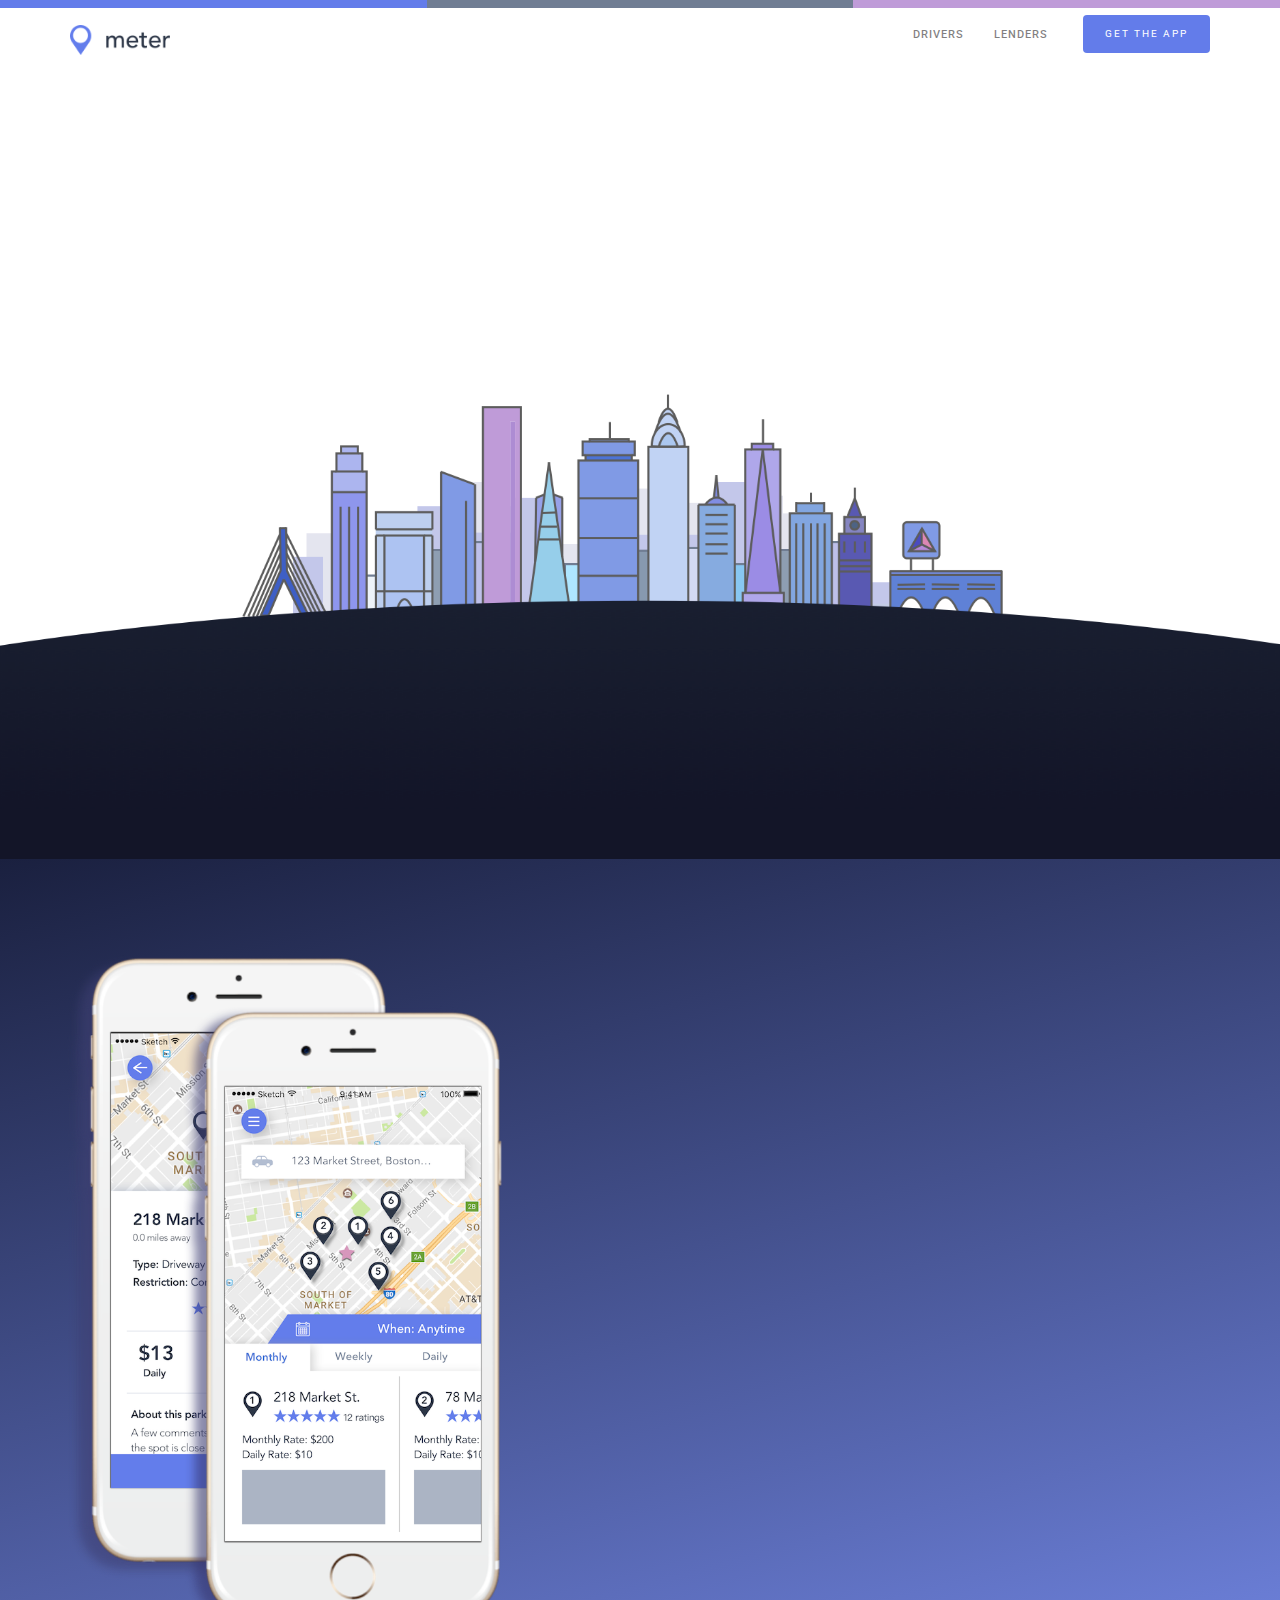
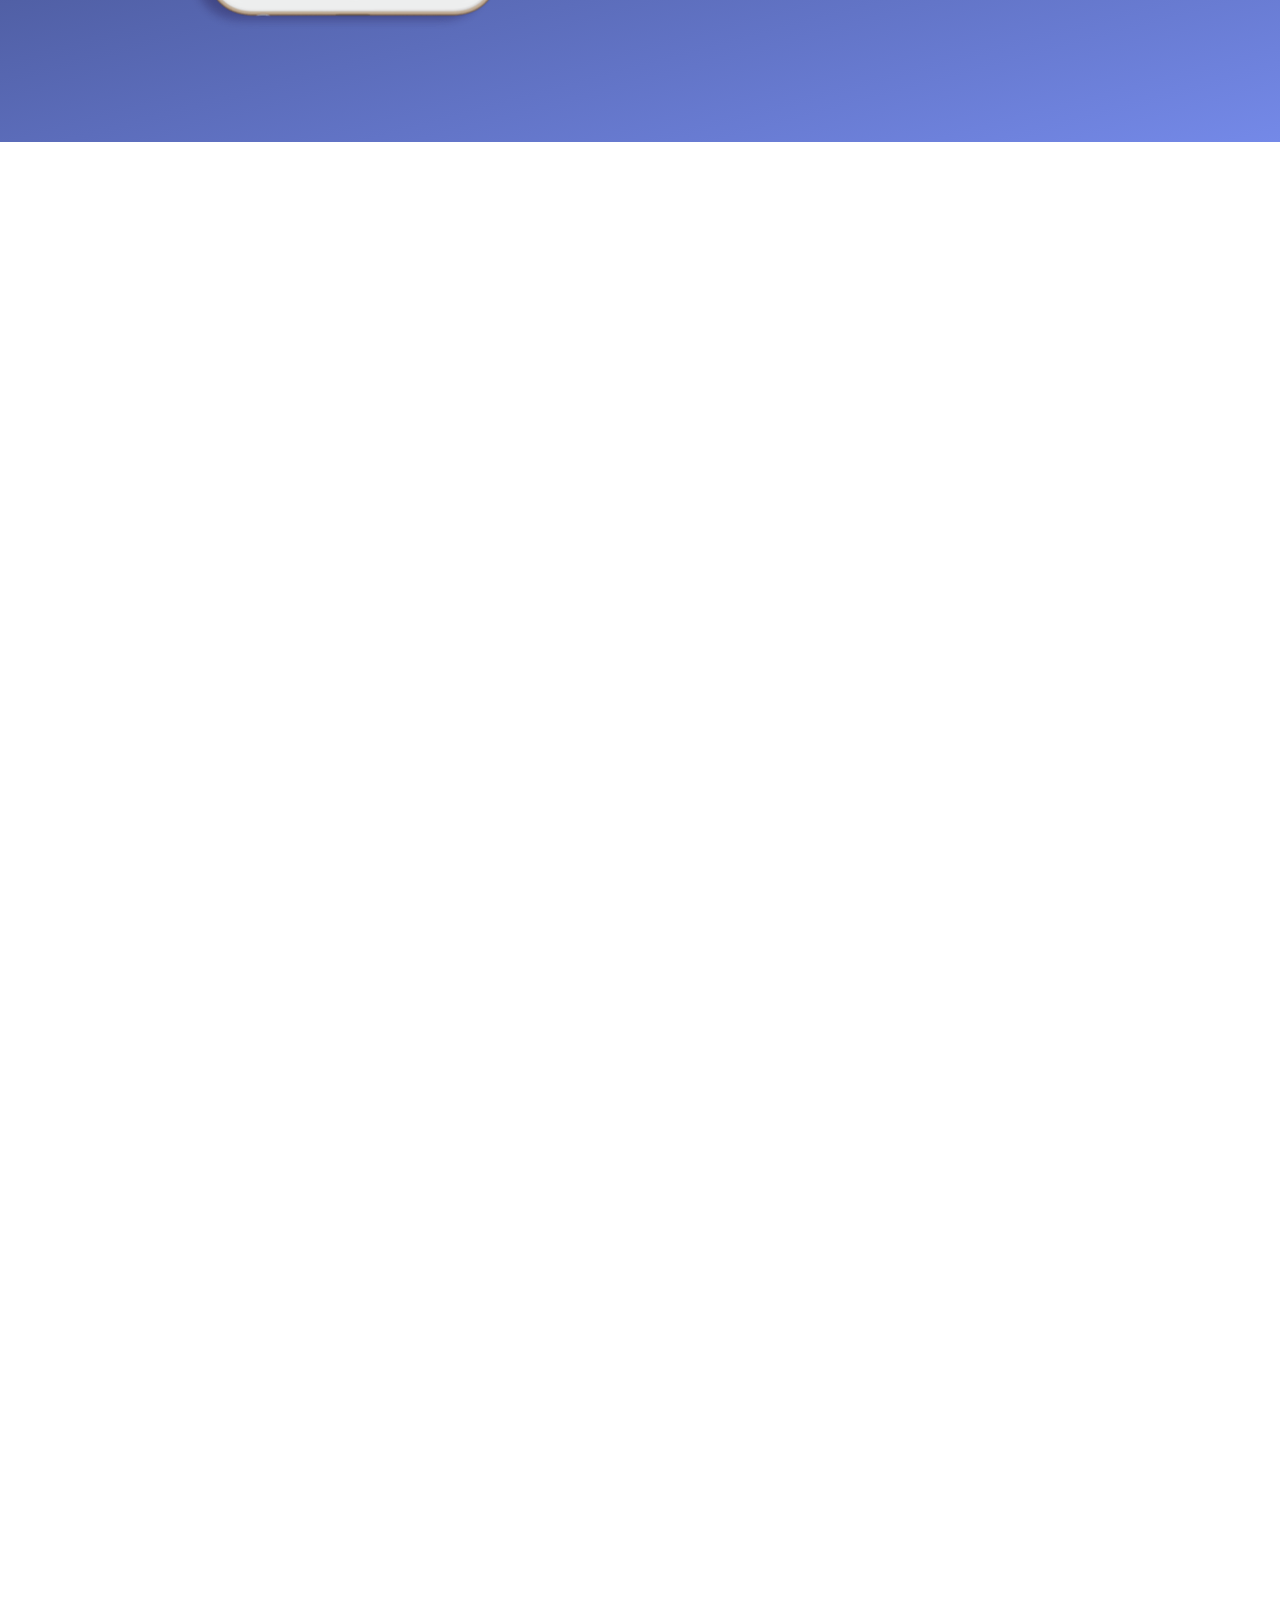
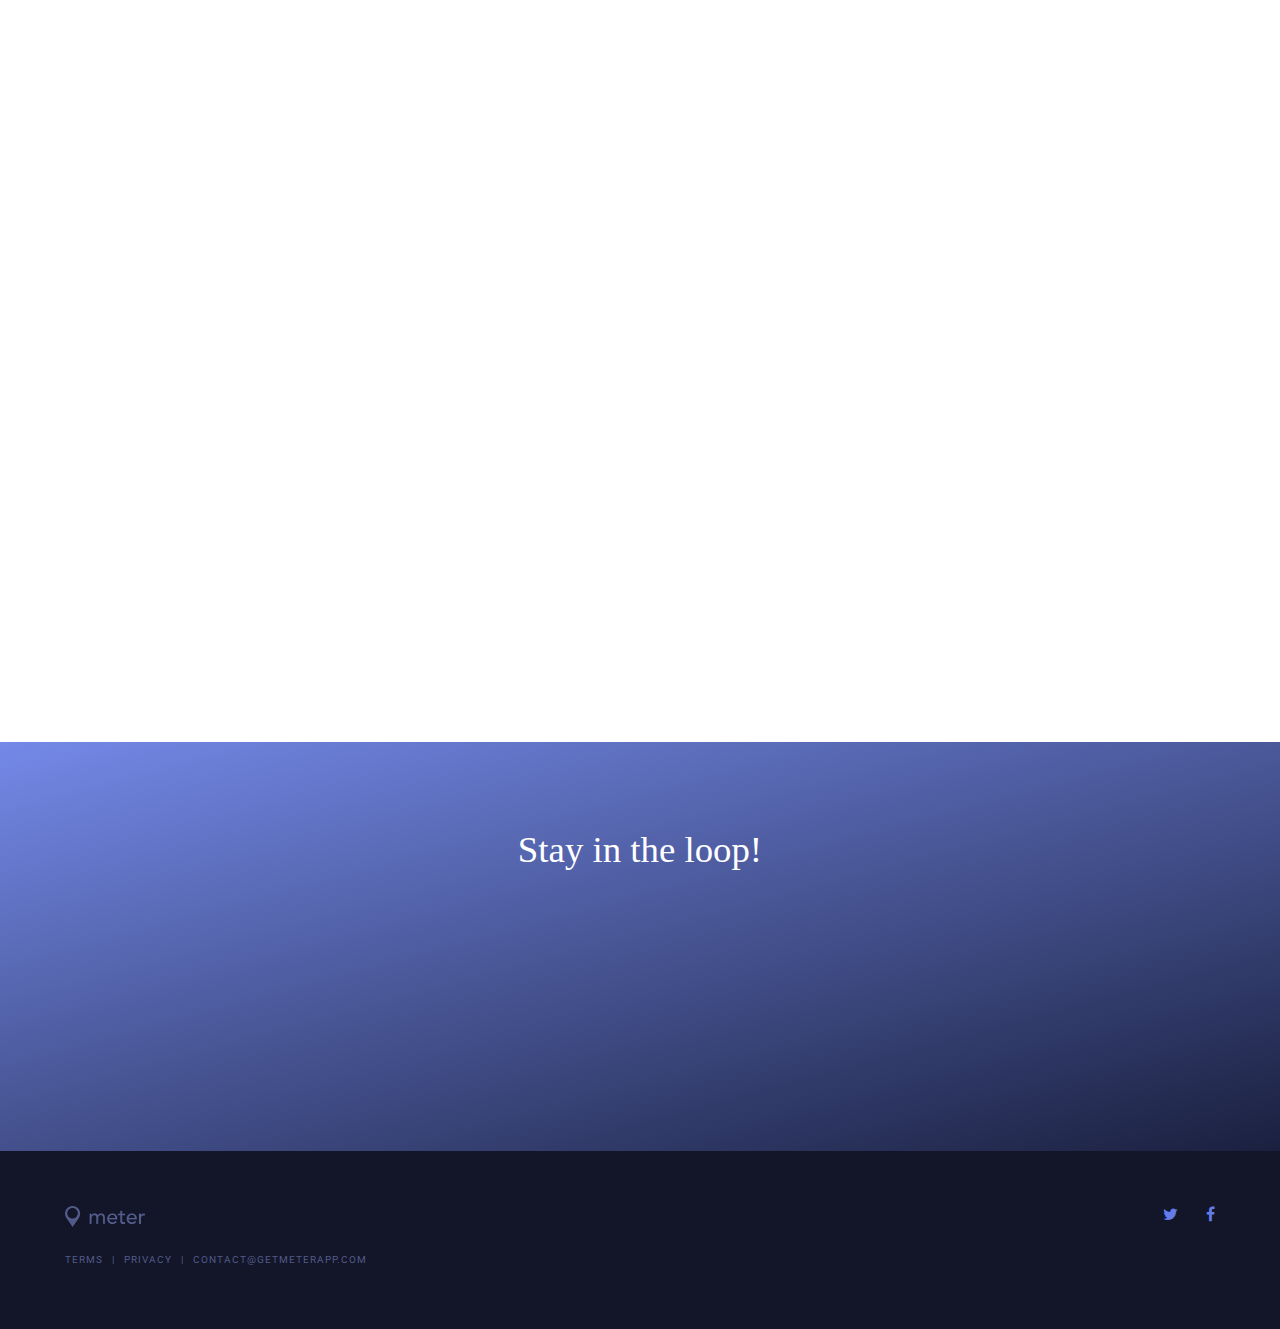
<file: docs/index.html>
<!DOCTYPE html>
<html class="no-js">
	<head>
	<meta charset="utf-8">
	<meta http-equiv="X-UA-Compatible" content="IE=edge">
	<title>Meter &mdash; Park Anywhere</title>
	<meta name="viewport" content="width=device-width, initial-scale=1">
	<meta name="description" content="Meter allows owners of private parking spaces to rent their spots out to drivers seeking cheaper and reliable parking" />
	<meta name="keywords" content="meter, parking, cheap, driveway, park, garage, spot, space, boston, fenway, allston, brighton, university, rent, rental, month, week, find" />
	<meta name="author" content="Meter" />

  <!-- Facebook and Twitter integration -->
	<meta property="og:title" content=""/>
	<meta property="og:image" content=""/>
	<meta property="og:url" content=""/>
	<meta property="og:site_name" content=""/>
	<meta property="og:description" content=""/>
	<meta name="twitter:title" content="" />
	<meta name="twitter:image" content="" />
	<meta name="twitter:url" content="" />
	<meta name="twitter:card" content="" />

	<!-- Place favicon.ico and apple-touch-icon.png in the root directory -->
	<link rel="shortcut icon" href="./images/favicon.png?">

	<link href='https://fonts.googleapis.com/css?family=Source+Sans+Pro:400,300,600,400italic,700' rel='stylesheet' type='text/css'>
	<link rel="stylesheet" href="http://fonts.googleapis.com/css?family=Roboto:400,100,300,500,200,600,50,150,250">
	<link rel="stylesheet" href="https://cdnjs.cloudflare.com/ajax/libs/font-awesome/4.7.0/css/font-awesome.min.css">
	<script src="https://ajax.googleapis.com/ajax/libs/jquery/1.11.0/jquery.min.js"></script>
	<script src="./js/parallax.js"></script>
	<!-- Animate.css -->
	<link rel="stylesheet" href="css/animate.css">
	<!-- Icomoon Icon Fonts-->
	<link rel="stylesheet" href="css/icomoon.css">
	<!-- Simple Line Icons -->
	<link rel="stylesheet" href="css/simple-line-icons.css">
	<!-- Owl Carousel -->
	<link rel="stylesheet" href="css/owl.carousel.min.css">
	<link rel="stylesheet" href="css/owl.theme.default.min.css">
	<!-- Bootstrap  -->
	<link rel="stylesheet" href="css/bootstrap.css">
	<!--CSS-->
	<link rel="stylesheet" href="css/style.css">
	<!-- Modernizr JS -->
	<script src="js/modernizr-2.6.2.min.js"></script>
	</head>

	<body>

<div class="topcolor">
	<div class="col-xs-4" style="background-color:#637CEA;height:8px;"></div>
	<div class="col-xs-4" style="background-color:#707D93;height:8px;"></div>
	<div class="col-xs-4" style="background-color:#BF9BD8;height:8px;"></div>
</div>

	<header role="banner" id="fh5co-header">
					<div class="container">
			    <nav class="navbar navbar-default">
		        <div class="navbar-header">
					<a href="#" class="js-fh5co-nav-toggle fh5co-nav-toggle" data-toggle="collapse" data-target="#navbar" aria-expanded="false" aria-controls="navbar"><i></i></a>
		          	<a class="navbar-brand" href="index.html">
									<img src="./images/meterlogo.png" style="width:100px;display:inline-block;" />
								</a>
		        </div>
		        <div id="navbar" class="navbar-collapse collapse">
		          <ul class="nav navbar-nav navbar-right">
								<li class="active"><a href="" data-nav-section="drivers"><span>Drivers</span></a></li>
								<li class="active" style="margin-right:20px;"><a href="" data-nav-section="lenders"><span>Lenders</span></a></li>
								<li class="active"><button class="btn btn-primary" style="padding:5 0 5 0;margin-top:15px;float:right;display:inline-block;font-size:10px;">Get the app</button></li>
		          </ul>
		        </div>
			    </nav>
		  </div>
	</header>

	<div id="fh5co-about-us" data-section="home" style="padding-bottom:0;">
		<div class="container-fluid">
			<div class="row row-bottom-padded-md" id="about-us">
				<div class="col-md-12 section-heading text-center" style="margin-bottom:0;padding-bottom:0;padding-top:30px;">
					<h1 id="firsttwo" class="to-animate" style="font-family:'Avenir';font-weight:400;">Your Spot, <strong style="font-weight:600">Anywhere</strong></h1>
					<div class="row">
						<div class="col-md-8 col-md-offset-2 to-animate" id="firstpage" style="padding-left:50px;padding-right:50px;">
							<h3>Far far away, behind the word mountains, far from the countries Vokalia and Consonantia, there live the blind texts.</h3>
						</div>
					</div>
				</div>
			</div>
		</div>
		<img src="./images/skyline.png" style="vertical-align:bottom;display: table-cell;margin-left:0;width:100%" />
	</div>

	<div class="darkcustom"></div>

	<div id="strongblue" data-section="drivers" style="padding-bottom:0">
		<div class="container-fluid">
			<div class="row row-bottom-padded-lg" id="about-us">
				<div class="col-sm-12 section-heading text-center" style="margin-bottom:0;padding-bottom:0;">
					<div class="col-sm-5 col-xs-12" style="justify-content:center;display:flex;">
						<br />
						<img src="./images/iphonemain.png" class="mainmockup" />
					</div>
					<div class="col-sm-1 col-xs-12">
					</div>
					<div id="blueintro" class="col-sm-5 col-xs-12 to-animate">
						<h1 class="to-animate bottomline" style="color:#FFF;font-family:'Avenir';font-weight:400;">Save Money, <strong style="font-weight:600">Live Happier</strong></h1>
						<h3 style="color:#FFF;font-weight:200;">Basic overview of what Meter is. Far far away, behind the word mountains, far from the countries Vokalia and Consonantia, there live the blind texts.</h3>
					</div>
					<div class="col-md-1 col-xs-12">
					</div>
				</div>
			</div>
		</div>
	</div>

	<div id="fh5co-features" data-section="drivers">
		<div class="container">
			<div class="row">
				<div class="col-md-12 section-heading text-center">
					<h1 class="single-animate animate-features-1 bottomline" style="font-family:'Avenir';font-weight:400;">Booking Is <strong style="font-weight:600">Simple</strong></h1>
					<div class="row">
						<div class="col-md-8 col-md-offset-2 single-animate animate-features-2">
						</div>
					</div>
				</div>
			</div>
			<div class="row row-bottom-padded-sm">
				<div class="col-md-4 col-sm-6 col-xs-6 col-xxs-12 fh5co-service to-animate">
					<div class="fh5co-icon"><i class="icon-present"></i></div>
					<div class="fh5co-desc">
						<h3>100% Free</h3>
						<p>Far far away, behind the word mountains, far from the countries Vokalia and Consonantia, there live the blind texts. </p>
					</div>
				</div>
				<div class="col-md-4 col-sm-6 col-xs-6 col-xxs-12 fh5co-service to-animate">
					<div class="fh5co-icon"><i class="icon-eye"></i></div>
					<div class="fh5co-desc">
						<h3>Retina Ready</h3>
						<p>Far far away, behind the word mountains, far from the countries Vokalia and Consonantia, there live the blind texts. </p>
					</div>
				</div>
				<div class="clearfix visible-sm-block visible-xs-block"></div>
				<div class="col-md-4 col-sm-6 col-xs-6 col-xxs-12 fh5co-service to-animate">
					<div class="fh5co-icon"><i class="icon-crop"></i></div>
					<div class="fh5co-desc">
						<h3>Fully Responsive</h3>
						<p>Far far away, behind the word mountains, far from the countries Vokalia and Consonantia, there live the blind texts. </p>
					</div>
				</div>
				<div class="clearfix visible-sm-block visible-xs-block"></div>
			</div>
			<div class="row">
				<div class="col-md-4 col-md-offset-4 single-animate animate-features-3">
					<a href="#" class="btn btn-primary btn-block">Download Our App</a>
				</div>
			</div>
		</div>
	</div>

<div class="parallax-window" data-parallax="scroll" data-image-src="./images/largedriveway.jpg" data-section="lenders">
	<div class="col-xs-12" style="float:right;text-align:center;padding:40px;">
		<br /><br /><br /><br />
		<h1 id="indriveway" class="single-animate animate-features-1">
			<div id="passive">
				Passive Income
			</div>
			Right in your driveway
		</h1>
</div>
</div>

	<div id="fh5co-pricing" data-section="lenders">
		<div class="container">
			<div class="row">
				<div class="col-md-12 section-heading text-center">
					<h1 class="single-animate animate-pricing-1 bottomline" style="font-family:'Avenir';font-weight:400;">Make over <strong style="font-weight:600">$250 a month</strong></h1>
					<div class="row">
						<div class="col-md-8 col-md-offset-2 subtext single-animate animate-pricing-2">
							<h3>Far far away, behind the word mountains, far from the countries Vokalia and Consonantia, there live the blind texts.</h3>
						</div>
					</div>
				</div>
			</div>
			<div class="row">
				<div class="col-md-3 col-sm-6">
					<div class="price-box to-animate">
						<h2 class="pricing-plan">Starter</h2>
						<div class="price"><sup class="currency">$</sup>7<small>/mo</small></div>
						<p>Basic customer support for small business</p>
						<hr>
						<ul class="pricing-info">
							<li>10 projects</li>
							<li>20 Pages</li>
							<li>20 Emails</li>
							<li>100 Images</li>
						</ul>
						<a href="#" class="btn btn-default btn-sm">Get started</a>
					</div>
				</div>
				<div class="col-md-3 col-sm-6">
					<div class="price-box to-animate">
						<h2 class="pricing-plan">Regular</h2>
						<div class="price"><sup class="currency">$</sup>19<small>/mo</small></div>
						<p>Basic customer support for small business</p>
						<hr>
						<ul class="pricing-info">
							<li>15 projects</li>
							<li>40 Pages</li>
							<li>40 Emails</li>
							<li>200 Images</li>
						</ul>
						<a href="#" class="btn btn-default btn-sm">Get started</a>
					</div>
				</div>
				<div class="clearfix visible-sm-block"></div>
				<div class="col-md-3 col-sm-6 to-animate">
					<div class="price-box popular">
						<div class="popular-text">Best value</div>
						<h2 class="pricing-plan">Plus</h2>
						<div class="price"><sup class="currency">$</sup>79<small>/mo</small></div>
						<p>Basic customer support for small business</p>
						<hr>
						<ul class="pricing-info">
							<li>Unlimitted projects</li>
							<li>100 Pages</li>
							<li>100 Emails</li>
							<li>700 Images</li>
						</ul>
						<a href="#" class="btn btn-primary btn-sm">Get started</a>
					</div>
				</div>
				<div class="col-md-3 col-sm-6">
					<div class="price-box to-animate">
						<h2 class="pricing-plan">Enterprise</h2>
						<div class="price"><sup class="currency">$</sup>125<small>/mo</small></div>
						<p>Basic customer support for small business</p>
						<hr>
						<ul class="pricing-info">
							<li>Unlimitted projects</li>
							<li>Unlimitted Pages</li>
							<li>Unlimitted Emails</li>
							<li>Unlimitted Images</li>
						</ul>
						<a href="#" class="btn btn-default btn-sm">Get started</a>
					</div>
				</div>

			</div>
		</div>
	</div>

	<div id="fh5co-testimonials" class="emailblue" data-section="lenders" style="padding:4em 0">
		<div class="container">
			<div class="row">
				<div class="col-md-12 section-heading text-center" style="margin-bottom:0px;">
					<h1 style="font-family:'Avenir';font-weight:500;color:#FFF;">
						Stay in the loop!
					</h1>
					<div class="row">
						<div class="col-md-8 col-md-offset-2 subtext to-animate">
							<h3 style="font-weight:200;">Sign up to receive emails for the latest updates, features, and news.</h3>
							<br />
							<input type="text" placeholder="email@domain.com" style="outline:none;padding:8px 20px;display:inline-block;background-color:#2e3866;border:none;box-shadow: 0 0 9px 0 rgba(0, 0, 0, 0.1);width:50%;">
							<button class="btn btn-primary" style="border-radius:0;">Join</button>
						</div>
					</div>
				</div>
			</div>
			</div>
		</div>

	<footer id="footer">
		<div class="container-fluid">
			<div style="float:right;">
			<span class="fa fa-twitter" style="color:#637CEA;"></span>&nbsp;&nbsp;&nbsp;&nbsp;&nbsp;&nbsp;
			<span class="fa fa-facebook" style="color:#637CEA;"></span><br />
			</div>
			<img src="./images/footerlogo.png" style="width:80px;display:inline-block" />
			<h3 style="color:#525B88;font-size:0.6em;text-transform:uppercase;letter-spacing: 1px;line-height:2;">
				Terms &nbsp; | &nbsp; Privacy &nbsp; | &nbsp; contact@getmeterapp.com
			</h3>
		</div>
	</footer>


	<!-- jQuery -->
	<script src="js/jquery.min.js"></script>
	<!-- jQuery Easing -->
	<script src="js/jquery.easing.1.3.js"></script>
	<!-- Bootstrap -->
	<script src="js/bootstrap.min.js"></script>
	<!-- Waypoints -->
	<script src="js/jquery.waypoints.min.js"></script>
	<!-- Owl Carousel -->
	<script src="js/owl.carousel.min.js"></script>

	<!-- Main JS (Do not remove) -->
	<script src="js/main.js"></script>

	</body>
</html>
</file>
<file: docs/css/icomoon.css>
@font-face {
	font-family: 'icomoon';
	src:url('../fonts/icomoon/icomoon.eot?qtatmt');
	src:url('../fonts/icomoon/icomoon.eot?qtatmt#iefix') format('embedded-opentype'),
		url('../fonts/icomoon/icomoon.ttf?qtatmt') format('truetype'),
		url('../fonts/icomoon/icomoon.woff?qtatmt') format('woff'),
		url('../fonts/icomoon/icomoon.svg?qtatmt#icomoon') format('svg');
	font-weight: normal;
	font-style: normal;
}

[class^="icon-"], [class*=" icon-"] {
	font-family: 'icomoon';
	speak: none;
	font-style: normal;
	font-weight: normal;
	font-variant: normal;
	text-transform: none;
	line-height: 1;

	/* Better Font Rendering =========== */
	-webkit-font-smoothing: antialiased;
	-moz-osx-font-smoothing: grayscale;
}

.icon-glass:before {
	content: "\f000";
}
.icon-music:before {
	content: "\f001";
}
.icon-search2:before {
	content: "\f002";
}
.icon-envelope-o:before {
	content: "\f003";
}
.icon-heart:before {
	content: "\f004";
}
.icon-star:before {
	content: "\f005";
}
.icon-star-o:before {
	content: "\f006";
}
.icon-user:before {
	content: "\f007";
}
.icon-film:before {
	content: "\f008";
}
.icon-th-large:before {
	content: "\f009";
}
.icon-th:before {
	content: "\f00a";
}
.icon-th-list:before {
	content: "\f00b";
}
.icon-check:before {
	content: "\f00c";
}
.icon-close:before {
	content: "\f00d";
}
.icon-remove:before {
	content: "\f00d";
}
.icon-times:before {
	content: "\f00d";
}
.icon-search-plus:before {
	content: "\f00e";
}
.icon-search-minus:before {
	content: "\f010";
}
.icon-power-off:before {
	content: "\f011";
}
.icon-signal:before {
	content: "\f012";
}
.icon-cog:before {
	content: "\f013";
}
.icon-gear:before {
	content: "\f013";
}
.icon-trash-o:before {
	content: "\f014";
}
.icon-home:before {
	content: "\f015";
}
.icon-file-o:before {
	content: "\f016";
}
.icon-clock-o:before {
	content: "\f017";
}
.icon-road:before {
	content: "\f018";
}
.icon-download:before {
	content: "\f019";
}
.icon-arrow-circle-o-down:before {
	content: "\f01a";
}
.icon-arrow-circle-o-up:before {
	content: "\f01b";
}
.icon-inbox:before {
	content: "\f01c";
}
.icon-play-circle-o:before {
	content: "\f01d";
}
.icon-repeat2:before {
	content: "\f01e";
}
.icon-rotate-right:before {
	content: "\f01e";
}
.icon-refresh:before {
	content: "\f021";
}
.icon-list-alt:before {
	content: "\f022";
}
.icon-lock:before {
	content: "\f023";
}
.icon-flag:before {
	content: "\f024";
}
.icon-headphones:before {
	content: "\f025";
}
.icon-volume-off:before {
	content: "\f026";
}
.icon-volume-down:before {
	content: "\f027";
}
.icon-volume-up:before {
	content: "\f028";
}
.icon-qrcode:before {
	content: "\f029";
}
.icon-barcode:before {
	content: "\f02a";
}
.icon-tag:before {
	content: "\f02b";
}
.icon-tags:before {
	content: "\f02c";
}
.icon-book:before {
	content: "\f02d";
}
.icon-bookmark:before {
	content: "\f02e";
}
.icon-print:before {
	content: "\f02f";
}
.icon-camera:before {
	content: "\f030";
}
.icon-font:before {
	content: "\f031";
}
.icon-bold:before {
	content: "\f032";
}
.icon-italic:before {
	content: "\f033";
}
.icon-text-height:before {
	content: "\f034";
}
.icon-text-width:before {
	content: "\f035";
}
.icon-align-left:before {
	content: "\f036";
}
.icon-align-center2:before {
	content: "\f037";
}
.icon-align-right:before {
	content: "\f038";
}
.icon-align-justify2:before {
	content: "\f039";
}
.icon-list:before {
	content: "\f03a";
}
.icon-dedent:before {
	content: "\f03b";
}
.icon-outdent:before {
	content: "\f03b";
}
.icon-indent:before {
	content: "\f03c";
}
.icon-video-camera:before {
	content: "\f03d";
}
.icon-image:before {
	content: "\f03e";
}
.icon-photo:before {
	content: "\f03e";
}
.icon-picture-o:before {
	content: "\f03e";
}
.icon-pencil:before {
	content: "\f040";
}
.icon-map-marker:before {
	content: "\f041";
}
.icon-adjust:before {
	content: "\f042";
}
.icon-tint:before {
	content: "\f043";
}
.icon-edit:before {
	content: "\f044";
}
.icon-pencil-square-o:before {
	content: "\f044";
}
.icon-share-square-o:before {
	content: "\f045";
}
.icon-check-square-o:before {
	content: "\f046";
}
.icon-arrows:before {
	content: "\f047";
}
.icon-step-backward:before {
	content: "\f048";
}
.icon-fast-backward:before {
	content: "\f049";
}
.icon-backward:before {
	content: "\f04a";
}
.icon-play2:before {
	content: "\f04b";
}
.icon-pause2:before {
	content: "\f04c";
}
.icon-stop2:before {
	content: "\f04d";
}
.icon-forward:before {
	content: "\f04e";
}
.icon-fast-forward2:before {
	content: "\f050";
}
.icon-step-forward:before {
	content: "\f051";
}
.icon-eject:before {
	content: "\f052";
}
.icon-chevron-left:before {
	content: "\f053";
}
.icon-chevron-right:before {
	content: "\f054";
}
.icon-plus-circle:before {
	content: "\f055";
}
.icon-minus-circle:before {
	content: "\f056";
}
.icon-times-circle:before {
	content: "\f057";
}
.icon-check-circle:before {
	content: "\f058";
}
.icon-question-circle:before {
	content: "\f059";
}
.icon-info-circle:before {
	content: "\f05a";
}
.icon-crosshairs:before {
	content: "\f05b";
}
.icon-times-circle-o:before {
	content: "\f05c";
}
.icon-check-circle-o:before {
	content: "\f05d";
}
.icon-ban2:before {
	content: "\f05e";
}
.icon-arrow-left:before {
	content: "\f060";
}
.icon-arrow-right:before {
	content: "\f061";
}
.icon-arrow-up:before {
	content: "\f062";
}
.icon-arrow-down:before {
	content: "\f063";
}
.icon-mail-forward:before {
	content: "\f064";
}
.icon-share:before {
	content: "\f064";
}
.icon-expand2:before {
	content: "\f065";
}
.icon-compress:before {
	content: "\f066";
}
.icon-plus:before {
	content: "\f067";
}
.icon-minus:before {
	content: "\f068";
}
.icon-asterisk:before {
	content: "\f069";
}
.icon-exclamation-circle:before {
	content: "\f06a";
}
.icon-gift:before {
	content: "\f06b";
}
.icon-leaf:before {
	content: "\f06c";
}
.icon-fire:before {
	content: "\f06d";
}
.icon-eye:before {
	content: "\f06e";
}
.icon-eye-slash:before {
	content: "\f070";
}
.icon-exclamation-triangle:before {
	content: "\f071";
}
.icon-warning:before {
	content: "\f071";
}
.icon-plane:before {
	content: "\f072";
}
.icon-calendar:before {
	content: "\f073";
}
.icon-random:before {
	content: "\f074";
}
.icon-comment:before {
	content: "\f075";
}
.icon-magnet:before {
	content: "\f076";
}
.icon-chevron-up:before {
	content: "\f077";
}
.icon-chevron-down:before {
	content: "\f078";
}
.icon-retweet:before {
	content: "\f079";
}
.icon-shopping-cart:before {
	content: "\f07a";
}
.icon-folder:before {
	content: "\f07b";
}
.icon-folder-open:before {
	content: "\f07c";
}
.icon-arrows-v:before {
	content: "\f07d";
}
.icon-arrows-h:before {
	content: "\f07e";
}
.icon-bar-chart:before {
	content: "\f080";
}
.icon-bar-chart-o:before {
	content: "\f080";
}
.icon-twitter-square:before {
	content: "\f081";
}
.icon-facebook-square:before {
	content: "\f082";
}
.icon-camera-retro:before {
	content: "\f083";
}
.icon-key:before {
	content: "\f084";
}
.icon-cogs:before {
	content: "\f085";
}
.icon-gears:before {
	content: "\f085";
}
.icon-comments:before {
	content: "\f086";
}
.icon-thumbs-o-up:before {
	content: "\f087";
}
.icon-thumbs-o-down:before {
	content: "\f088";
}
.icon-star-half:before {
	content: "\f089";
}
.icon-heart-o:before {
	content: "\f08a";
}
.icon-sign-out:before {
	content: "\f08b";
}
.icon-linkedin-square:before {
	content: "\f08c";
}
.icon-thumb-tack:before {
	content: "\f08d";
}
.icon-external-link:before {
	content: "\f08e";
}
.icon-sign-in:before {
	content: "\f090";
}
.icon-trophy:before {
	content: "\f091";
}
.icon-github-square:before {
	content: "\f092";
}
.icon-upload:before {
	content: "\f093";
}
.icon-lemon-o:before {
	content: "\f094";
}
.icon-phone:before {
	content: "\f095";
}
.icon-square-o:before {
	content: "\f096";
}
.icon-bookmark-o:before {
	content: "\f097";
}
.icon-phone-square:before {
	content: "\f098";
}
.icon-twitter:before {
	content: "\f099";
}
.icon-facebook:before {
	content: "\f09a";
}
.icon-facebook-f:before {
	content: "\f09a";
}
.icon-github:before {
	content: "\f09b";
}
.icon-unlock2:before {
	content: "\f09c";
}
.icon-credit-card:before {
	content: "\f09d";
}
.icon-feed:before {
	content: "\f09e";
}
.icon-rss:before {
	content: "\f09e";
}
.icon-hdd-o:before {
	content: "\f0a0";
}
.icon-bullhorn:before {
	content: "\f0a1";
}
.icon-bell-o:before {
	content: "\f0a2";
}
.icon-certificate:before {
	content: "\f0a3";
}
.icon-hand-o-right:before {
	content: "\f0a4";
}
.icon-hand-o-left:before {
	content: "\f0a5";
}
.icon-hand-o-up:before {
	content: "\f0a6";
}
.icon-hand-o-down:before {
	content: "\f0a7";
}
.icon-arrow-circle-left:before {
	content: "\f0a8";
}
.icon-arrow-circle-right:before {
	content: "\f0a9";
}
.icon-arrow-circle-up:before {
	content: "\f0aa";
}
.icon-arrow-circle-down:before {
	content: "\f0ab";
}
.icon-globe:before {
	content: "\f0ac";
}
.icon-wrench:before {
	content: "\f0ad";
}
.icon-tasks:before {
	content: "\f0ae";
}
.icon-filter:before {
	content: "\f0b0";
}
.icon-briefcase:before {
	content: "\f0b1";
}
.icon-arrows-alt:before {
	content: "\f0b2";
}
.icon-group:before {
	content: "\f0c0";
}
.icon-users:before {
	content: "\f0c0";
}
.icon-chain:before {
	content: "\f0c1";
}
.icon-link:before {
	content: "\f0c1";
}
.icon-cloud:before {
	content: "\f0c2";
}
.icon-flask:before {
	content: "\f0c3";
}
.icon-cut:before {
	content: "\f0c4";
}
.icon-scissors:before {
	content: "\f0c4";
}
.icon-copy:before {
	content: "\f0c5";
}
.icon-files-o:before {
	content: "\f0c5";
}
.icon-paperclip:before {
	content: "\f0c6";
}
.icon-floppy-o:before {
	content: "\f0c7";
}
.icon-save:before {
	content: "\f0c7";
}
.icon-square:before {
	content: "\f0c8";
}
.icon-bars:before {
	content: "\f0c9";
}
.icon-navicon:before {
	content: "\f0c9";
}
.icon-reorder:before {
	content: "\f0c9";
}
.icon-list-ul:before {
	content: "\f0ca";
}
.icon-list-ol:before {
	content: "\f0cb";
}
.icon-strikethrough:before {
	content: "\f0cc";
}
.icon-underline:before {
	content: "\f0cd";
}
.icon-table:before {
	content: "\f0ce";
}
.icon-magic:before {
	content: "\f0d0";
}
.icon-truck:before {
	content: "\f0d1";
}
.icon-pinterest:before {
	content: "\f0d2";
}
.icon-pinterest-square:before {
	content: "\f0d3";
}
.icon-google-plus-square:before {
	content: "\f0d4";
}
.icon-google-plus:before {
	content: "\f0d5";
}
.icon-money:before {
	content: "\f0d6";
}
.icon-caret-down:before {
	content: "\f0d7";
}
.icon-caret-up:before {
	content: "\f0d8";
}
.icon-caret-left:before {
	content: "\f0d9";
}
.icon-caret-right:before {
	content: "\f0da";
}
.icon-columns2:before {
	content: "\f0db";
}
.icon-sort:before {
	content: "\f0dc";
}
.icon-unsorted:before {
	content: "\f0dc";
}
.icon-sort-desc:before {
	content: "\f0dd";
}
.icon-sort-down:before {
	content: "\f0dd";
}
.icon-sort-asc:before {
	content: "\f0de";
}
.icon-sort-up:before {
	content: "\f0de";
}
.icon-envelope:before {
	content: "\f0e0";
}
.icon-linkedin:before {
	content: "\f0e1";
}
.icon-rotate-left:before {
	content: "\f0e2";
}
.icon-undo:before {
	content: "\f0e2";
}
.icon-gavel:before {
	content: "\f0e3";
}
.icon-legal:before {
	content: "\f0e3";
}
.icon-dashboard:before {
	content: "\f0e4";
}
.icon-tachometer:before {
	content: "\f0e4";
}
.icon-comment-o:before {
	content: "\f0e5";
}
.icon-comments-o:before {
	content: "\f0e6";
}
.icon-bolt:before {
	content: "\f0e7";
}
.icon-flash:before {
	content: "\f0e7";
}
.icon-sitemap:before {
	content: "\f0e8";
}
.icon-umbrella2:before {
	content: "\f0e9";
}
.icon-clipboard:before {
	content: "\f0ea";
}
.icon-paste:before {
	content: "\f0ea";
}
.icon-lightbulb-o:before {
	content: "\f0eb";
}
.icon-exchange:before {
	content: "\f0ec";
}
.icon-cloud-download2:before {
	content: "\f0ed";
}
.icon-cloud-upload2:before {
	content: "\f0ee";
}
.icon-user-md:before {
	content: "\f0f0";
}
.icon-stethoscope:before {
	content: "\f0f1";
}
.icon-suitcase:before {
	content: "\f0f2";
}
.icon-bell:before {
	content: "\f0f3";
}
.icon-coffee:before {
	content: "\f0f4";
}
.icon-cutlery:before {
	content: "\f0f5";
}
.icon-file-text-o:before {
	content: "\f0f6";
}
.icon-building-o:before {
	content: "\f0f7";
}
.icon-hospital-o:before {
	content: "\f0f8";
}
.icon-ambulance:before {
	content: "\f0f9";
}
.icon-medkit:before {
	content: "\f0fa";
}
.icon-fighter-jet:before {
	content: "\f0fb";
}
.icon-beer:before {
	content: "\f0fc";
}
.icon-h-square:before {
	content: "\f0fd";
}
.icon-plus-square:before {
	content: "\f0fe";
}
.icon-angle-double-left:before {
	content: "\f100";
}
.icon-angle-double-right:before {
	content: "\f101";
}
.icon-angle-double-up:before {
	content: "\f102";
}
.icon-angle-double-down:before {
	content: "\f103";
}
.icon-angle-left:before {
	content: "\f104";
}
.icon-angle-right:before {
	content: "\f105";
}
.icon-angle-up:before {
	content: "\f106";
}
.icon-angle-down:before {
	content: "\f107";
}
.icon-desktop:before {
	content: "\f108";
}
.icon-laptop:before {
	content: "\f109";
}
.icon-tablet:before {
	content: "\f10a";
}
.icon-mobile:before {
	content: "\f10b";
}
.icon-mobile-phone:before {
	content: "\f10b";
}
.icon-circle-o:before {
	content: "\f10c";
}
.icon-quote-left:before {
	content: "\f10d";
}
.icon-quote-right:before {
	content: "\f10e";
}
.icon-spinner:before {
	content: "\f110";
}
.icon-circle:before {
	content: "\f111";
}
.icon-mail-reply:before {
	content: "\f112";
}
.icon-reply:before {
	content: "\f112";
}
.icon-github-alt:before {
	content: "\f113";
}
.icon-folder-o:before {
	content: "\f114";
}
.icon-folder-open-o:before {
	content: "\f115";
}
.icon-smile-o:before {
	content: "\f118";
}
.icon-frown-o:before {
	content: "\f119";
}
.icon-meh-o:before {
	content: "\f11a";
}
.icon-gamepad:before {
	content: "\f11b";
}
.icon-keyboard-o:before {
	content: "\f11c";
}
.icon-flag-o:before {
	content: "\f11d";
}
.icon-flag-checkered:before {
	content: "\f11e";
}
.icon-terminal:before {
	content: "\f120";
}
.icon-code:before {
	content: "\f121";
}
.icon-mail-reply-all:before {
	content: "\f122";
}
.icon-reply-all:before {
	content: "\f122";
}
.icon-star-half-empty:before {
	content: "\f123";
}
.icon-star-half-full:before {
	content: "\f123";
}
.icon-star-half-o:before {
	content: "\f123";
}
.icon-location-arrow:before {
	content: "\f124";
}
.icon-crop:before {
	content: "\f125";
}
.icon-code-fork:before {
	content: "\f126";
}
.icon-chain-broken:before {
	content: "\f127";
}
.icon-unlink:before {
	content: "\f127";
}
.icon-question:before {
	content: "\f128";
}
.icon-info:before {
	content: "\f129";
}
.icon-exclamation:before {
	content: "\f12a";
}
.icon-superscript:before {
	content: "\f12b";
}
.icon-subscript:before {
	content: "\f12c";
}
.icon-eraser:before {
	content: "\f12d";
}
.icon-puzzle-piece:before {
	content: "\f12e";
}
.icon-microphone2:before {
	content: "\f130";
}
.icon-microphone-slash:before {
	content: "\f131";
}
.icon-shield:before {
	content: "\f132";
}
.icon-calendar-o:before {
	content: "\f133";
}
.icon-fire-extinguisher:before {
	content: "\f134";
}
.icon-rocket:before {
	content: "\f135";
}
.icon-maxcdn:before {
	content: "\f136";
}
.icon-chevron-circle-left:before {
	content: "\f137";
}
.icon-chevron-circle-right:before {
	content: "\f138";
}
.icon-chevron-circle-up:before {
	content: "\f139";
}
.icon-chevron-circle-down:before {
	content: "\f13a";
}
.icon-html5:before {
	content: "\f13b";
}
.icon-css3:before {
	content: "\f13c";
}
.icon-anchor2:before {
	content: "\f13d";
}
.icon-unlock-alt:before {
	content: "\f13e";
}
.icon-bullseye:before {
	content: "\f140";
}
.icon-ellipsis-h:before {
	content: "\f141";
}
.icon-ellipsis-v:before {
	content: "\f142";
}
.icon-rss-square:before {
	content: "\f143";
}
.icon-play-circle:before {
	content: "\f144";
}
.icon-ticket:before {
	content: "\f145";
}
.icon-minus-square:before {
	content: "\f146";
}
.icon-minus-square-o:before {
	content: "\f147";
}
.icon-level-up:before {
	content: "\f148";
}
.icon-level-down:before {
	content: "\f149";
}
.icon-check-square:before {
	content: "\f14a";
}
.icon-pencil-square:before {
	content: "\f14b";
}
.icon-external-link-square:before {
	content: "\f14c";
}
.icon-share-square:before {
	content: "\f14d";
}
.icon-compass:before {
	content: "\f14e";
}
.icon-caret-square-o-down:before {
	content: "\f150";
}
.icon-toggle-down:before {
	content: "\f150";
}
.icon-caret-square-o-up:before {
	content: "\f151";
}
.icon-toggle-up:before {
	content: "\f151";
}
.icon-caret-square-o-right:before {
	content: "\f152";
}
.icon-toggle-right:before {
	content: "\f152";
}
.icon-eur:before {
	content: "\f153";
}
.icon-euro:before {
	content: "\f153";
}
.icon-gbp:before {
	content: "\f154";
}
.icon-dollar:before {
	content: "\f155";
}
.icon-usd:before {
	content: "\f155";
}
.icon-inr:before {
	content: "\f156";
}
.icon-rupee:before {
	content: "\f156";
}
.icon-cny:before {
	content: "\f157";
}
.icon-jpy:before {
	content: "\f157";
}
.icon-rmb:before {
	content: "\f157";
}
.icon-yen:before {
	content: "\f157";
}
.icon-rouble:before {
	content: "\f158";
}
.icon-rub:before {
	content: "\f158";
}
.icon-ruble:before {
	content: "\f158";
}
.icon-krw:before {
	content: "\f159";
}
.icon-won:before {
	content: "\f159";
}
.icon-bitcoin:before {
	content: "\f15a";
}
.icon-btc:before {
	content: "\f15a";
}
.icon-file2:before {
	content: "\f15b";
}
.icon-file-text:before {
	content: "\f15c";
}
.icon-sort-alpha-asc:before {
	content: "\f15d";
}
.icon-sort-alpha-desc:before {
	content: "\f15e";
}
.icon-sort-amount-asc:before {
	content: "\f160";
}
.icon-sort-amount-desc:before {
	content: "\f161";
}
.icon-sort-numeric-asc:before {
	content: "\f162";
}
.icon-sort-numeric-desc:before {
	content: "\f163";
}
.icon-thumbs-up:before {
	content: "\f164";
}
.icon-thumbs-down:before {
	content: "\f165";
}
.icon-youtube-square:before {
	content: "\f166";
}
.icon-youtube:before {
	content: "\f167";
}
.icon-xing:before {
	content: "\f168";
}
.icon-xing-square:before {
	content: "\f169";
}
.icon-youtube-play:before {
	content: "\f16a";
}
.icon-dropbox:before {
	content: "\f16b";
}
.icon-stack-overflow:before {
	content: "\f16c";
}
.icon-instagram:before {
	content: "\f16d";
}
.icon-flickr:before {
	content: "\f16e";
}
.icon-adn:before {
	content: "\f170";
}
.icon-bitbucket:before {
	content: "\f171";
}
.icon-bitbucket-square:before {
	content: "\f172";
}
.icon-tumblr:before {
	content: "\f173";
}
.icon-tumblr-square:before {
	content: "\f174";
}
.icon-long-arrow-down:before {
	content: "\f175";
}
.icon-long-arrow-up:before {
	content: "\f176";
}
.icon-long-arrow-left:before {
	content: "\f177";
}
.icon-long-arrow-right:before {
	content: "\f178";
}
.icon-apple:before {
	content: "\f179";
}
.icon-windows:before {
	content: "\f17a";
}
.icon-android:before {
	content: "\f17b";
}
.icon-linux:before {
	content: "\f17c";
}
.icon-dribbble:before {
	content: "\f17d";
}
.icon-skype:before {
	content: "\f17e";
}
.icon-foursquare:before {
	content: "\f180";
}
.icon-trello:before {
	content: "\f181";
}
.icon-female:before {
	content: "\f182";
}
.icon-male:before {
	content: "\f183";
}
.icon-gittip:before {
	content: "\f184";
}
.icon-gratipay:before {
	content: "\f184";
}
.icon-sun-o:before {
	content: "\f185";
}
.icon-moon-o:before {
	content: "\f186";
}
.icon-archive:before {
	content: "\f187";
}
.icon-bug:before {
	content: "\f188";
}
.icon-vk:before {
	content: "\f189";
}
.icon-weibo:before {
	content: "\f18a";
}
.icon-renren:before {
	content: "\f18b";
}
.icon-pagelines:before {
	content: "\f18c";
}
.icon-stack-exchange:before {
	content: "\f18d";
}
.icon-arrow-circle-o-right:before {
	content: "\f18e";
}
.icon-arrow-circle-o-left:before {
	content: "\f190";
}
.icon-caret-square-o-left:before {
	content: "\f191";
}
.icon-toggle-left:before {
	content: "\f191";
}
.icon-dot-circle-o:before {
	content: "\f192";
}
.icon-wheelchair:before {
	content: "\f193";
}
.icon-vimeo-square:before {
	content: "\f194";
}
.icon-try:before {
	content: "\f195";
}
.icon-turkish-lira:before {
	content: "\f195";
}
.icon-plus-square-o:before {
	content: "\f196";
}
.icon-space-shuttle:before {
	content: "\f197";
}
.icon-slack:before {
	content: "\f198";
}
.icon-envelope-square:before {
	content: "\f199";
}
.icon-wordpress:before {
	content: "\f19a";
}
.icon-openid:before {
	content: "\f19b";
}
.icon-bank:before {
	content: "\f19c";
}
.icon-institution:before {
	content: "\f19c";
}
.icon-university:before {
	content: "\f19c";
}
.icon-graduation-cap:before {
	content: "\f19d";
}
.icon-mortar-board:before {
	content: "\f19d";
}
.icon-yahoo:before {
	content: "\f19e";
}
.icon-google:before {
	content: "\f1a0";
}
.icon-reddit:before {
	content: "\f1a1";
}
.icon-reddit-square:before {
	content: "\f1a2";
}
.icon-stumbleupon-circle:before {
	content: "\f1a3";
}
.icon-stumbleupon:before {
	content: "\f1a4";
}
.icon-delicious:before {
	content: "\f1a5";
}
.icon-digg:before {
	content: "\f1a6";
}
.icon-pied-piper:before {
	content: "\f1a7";
}
.icon-pied-piper-alt:before {
	content: "\f1a8";
}
.icon-drupal:before {
	content: "\f1a9";
}
.icon-joomla:before {
	content: "\f1aa";
}
.icon-language:before {
	content: "\f1ab";
}
.icon-fax:before {
	content: "\f1ac";
}
.icon-building:before {
	content: "\f1ad";
}
.icon-child:before {
	content: "\f1ae";
}
.icon-paw:before {
	content: "\f1b0";
}
.icon-spoon:before {
	content: "\f1b1";
}
.icon-cube:before {
	content: "\f1b2";
}
.icon-cubes:before {
	content: "\f1b3";
}
.icon-behance:before {
	content: "\f1b4";
}
.icon-behance-square:before {
	content: "\f1b5";
}
.icon-steam:before {
	content: "\f1b6";
}
.icon-steam-square:before {
	content: "\f1b7";
}
.icon-recycle:before {
	content: "\f1b8";
}
.icon-automobile:before {
	content: "\f1b9";
}
.icon-car:before {
	content: "\f1b9";
}
.icon-cab:before {
	content: "\f1ba";
}
.icon-taxi:before {
	content: "\f1ba";
}
.icon-tree:before {
	content: "\f1bb";
}
.icon-spotify:before {
	content: "\f1bc";
}
.icon-deviantart:before {
	content: "\f1bd";
}
.icon-soundcloud:before {
	content: "\f1be";
}
.icon-database:before {
	content: "\f1c0";
}
.icon-file-pdf-o:before {
	content: "\f1c1";
}
.icon-file-word-o:before {
	content: "\f1c2";
}
.icon-file-excel-o:before {
	content: "\f1c3";
}
.icon-file-powerpoint-o:before {
	content: "\f1c4";
}
.icon-file-image-o:before {
	content: "\f1c5";
}
.icon-file-photo-o:before {
	content: "\f1c5";
}
.icon-file-picture-o:before {
	content: "\f1c5";
}
.icon-file-archive-o:before {
	content: "\f1c6";
}
.icon-file-zip-o:before {
	content: "\f1c6";
}
.icon-file-audio-o:before {
	content: "\f1c7";
}
.icon-file-sound-o:before {
	content: "\f1c7";
}
.icon-file-movie-o:before {
	content: "\f1c8";
}
.icon-file-video-o:before {
	content: "\f1c8";
}
.icon-file-code-o:before {
	content: "\f1c9";
}
.icon-vine:before {
	content: "\f1ca";
}
.icon-codepen:before {
	content: "\f1cb";
}
.icon-jsfiddle:before {
	content: "\f1cc";
}
.icon-life-bouy:before {
	content: "\f1cd";
}
.icon-life-buoy:before {
	content: "\f1cd";
}
.icon-life-ring:before {
	content: "\f1cd";
}
.icon-life-saver:before {
	content: "\f1cd";
}
.icon-support:before {
	content: "\f1cd";
}
.icon-circle-o-notch:before {
	content: "\f1ce";
}
.icon-ra:before {
	content: "\f1d0";
}
.icon-rebel:before {
	content: "\f1d0";
}
.icon-empire:before {
	content: "\f1d1";
}
.icon-ge:before {
	content: "\f1d1";
}
.icon-git-square:before {
	content: "\f1d2";
}
.icon-git:before {
	content: "\f1d3";
}
.icon-hacker-news:before {
	content: "\f1d4";
}
.icon-y-combinator-square:before {
	content: "\f1d4";
}
.icon-yc-square:before {
	content: "\f1d4";
}
.icon-tencent-weibo:before {
	content: "\f1d5";
}
.icon-qq:before {
	content: "\f1d6";
}
.icon-wechat:before {
	content: "\f1d7";
}
.icon-weixin:before {
	content: "\f1d7";
}
.icon-paper-plane:before {
	content: "\f1d8";
}
.icon-send:before {
	content: "\f1d8";
}
.icon-paper-plane-o:before {
	content: "\f1d9";
}
.icon-send-o:before {
	content: "\f1d9";
}
.icon-history:before {
	content: "\f1da";
}
.icon-circle-thin:before {
	content: "\f1db";
}
.icon-header:before {
	content: "\f1dc";
}
.icon-paragraph2:before {
	content: "\f1dd";
}
.icon-sliders:before {
	content: "\f1de";
}
.icon-share-alt:before {
	content: "\f1e0";
}
.icon-share-alt-square:before {
	content: "\f1e1";
}
.icon-bomb:before {
	content: "\f1e2";
}
.icon-futbol-o:before {
	content: "\f1e3";
}
.icon-soccer-ball-o:before {
	content: "\f1e3";
}
.icon-tty:before {
	content: "\f1e4";
}
.icon-binoculars:before {
	content: "\f1e5";
}
.icon-plug:before {
	content: "\f1e6";
}
.icon-slideshare:before {
	content: "\f1e7";
}
.icon-twitch:before {
	content: "\f1e8";
}
.icon-yelp:before {
	content: "\f1e9";
}
.icon-newspaper-o:before {
	content: "\f1ea";
}
.icon-wifi:before {
	content: "\f1eb";
}
.icon-calculator:before {
	content: "\f1ec";
}
.icon-paypal:before {
	content: "\f1ed";
}
.icon-google-wallet:before {
	content: "\f1ee";
}
.icon-cc-visa:before {
	content: "\f1f0";
}
.icon-cc-mastercard:before {
	content: "\f1f1";
}
.icon-cc-discover:before {
	content: "\f1f2";
}
.icon-cc-amex:before {
	content: "\f1f3";
}
.icon-cc-paypal:before {
	content: "\f1f4";
}
.icon-cc-stripe:before {
	content: "\f1f5";
}
.icon-bell-slash:before {
	content: "\f1f6";
}
.icon-bell-slash-o:before {
	content: "\f1f7";
}
.icon-trash:before {
	content: "\f1f8";
}
.icon-copyright:before {
	content: "\f1f9";
}
.icon-at:before {
	content: "\f1fa";
}
.icon-eyedropper:before {
	content: "\f1fb";
}
.icon-paint-brush:before {
	content: "\f1fc";
}
.icon-birthday-cake:before {
	content: "\f1fd";
}
.icon-area-chart:before {
	content: "\f1fe";
}
.icon-pie-chart:before {
	content: "\f200";
}
.icon-line-chart:before {
	content: "\f201";
}
.icon-lastfm:before {
	content: "\f202";
}
.icon-lastfm-square:before {
	content: "\f203";
}
.icon-toggle-off:before {
	content: "\f204";
}
.icon-toggle-on:before {
	content: "\f205";
}
.icon-bicycle:before {
	content: "\f206";
}
.icon-bus:before {
	content: "\f207";
}
.icon-ioxhost:before {
	content: "\f208";
}
.icon-angellist:before {
	content: "\f209";
}
.icon-cc:before {
	content: "\f20a";
}
.icon-ils:before {
	content: "\f20b";
}
.icon-shekel:before {
	content: "\f20b";
}
.icon-sheqel:before {
	content: "\f20b";
}
.icon-meanpath:before {
	content: "\f20c";
}
.icon-buysellads:before {
	content: "\f20d";
}
.icon-connectdevelop:before {
	content: "\f20e";
}
.icon-dashcube:before {
	content: "\f210";
}
.icon-forumbee:before {
	content: "\f211";
}
.icon-leanpub:before {
	content: "\f212";
}
.icon-sellsy:before {
	content: "\f213";
}
.icon-shirtsinbulk:before {
	content: "\f214";
}
.icon-simplybuilt:before {
	content: "\f215";
}
.icon-skyatlas:before {
	content: "\f216";
}
.icon-cart-plus:before {
	content: "\f217";
}
.icon-cart-arrow-down:before {
	content: "\f218";
}
.icon-diamond:before {
	content: "\f219";
}
.icon-ship:before {
	content: "\f21a";
}
.icon-user-secret:before {
	content: "\f21b";
}
.icon-motorcycle:before {
	content: "\f21c";
}
.icon-street-view:before {
	content: "\f21d";
}
.icon-heartbeat:before {
	content: "\f21e";
}
.icon-venus:before {
	content: "\f221";
}
.icon-mars:before {
	content: "\f222";
}
.icon-mercury:before {
	content: "\f223";
}
.icon-intersex:before {
	content: "\f224";
}
.icon-transgender:before {
	content: "\f224";
}
.icon-transgender-alt:before {
	content: "\f225";
}
.icon-venus-double:before {
	content: "\f226";
}
.icon-mars-double:before {
	content: "\f227";
}
.icon-venus-mars:before {
	content: "\f228";
}
.icon-mars-stroke:before {
	content: "\f229";
}
.icon-mars-stroke-v:before {
	content: "\f22a";
}
.icon-mars-stroke-h:before {
	content: "\f22b";
}
.icon-neuter:before {
	content: "\f22c";
}
.icon-genderless:before {
	content: "\f22d";
}
.icon-facebook-official:before {
	content: "\f230";
}
.icon-pinterest-p:before {
	content: "\f231";
}
.icon-whatsapp:before {
	content: "\f232";
}
.icon-server2:before {
	content: "\f233";
}
.icon-user-plus:before {
	content: "\f234";
}
.icon-user-times:before {
	content: "\f235";
}
.icon-bed:before {
	content: "\f236";
}
.icon-hotel:before {
	content: "\f236";
}
.icon-viacoin:before {
	content: "\f237";
}
.icon-train:before {
	content: "\f238";
}
.icon-subway:before {
	content: "\f239";
}
.icon-medium:before {
	content: "\f23a";
}
.icon-y-combinator:before {
	content: "\f23b";
}
.icon-yc:before {
	content: "\f23b";
}
.icon-optin-monster:before {
	content: "\f23c";
}
.icon-opencart:before {
	content: "\f23d";
}
.icon-expeditedssl:before {
	content: "\f23e";
}
.icon-battery-4:before {
	content: "\f240";
}
.icon-battery-full:before {
	content: "\f240";
}
.icon-battery-3:before {
	content: "\f241";
}
.icon-battery-three-quarters:before {
	content: "\f241";
}
.icon-battery-2:before {
	content: "\f242";
}
.icon-battery-half:before {
	content: "\f242";
}
.icon-battery-1:before {
	content: "\f243";
}
.icon-battery-quarter:before {
	content: "\f243";
}
.icon-battery-0:before {
	content: "\f244";
}
.icon-battery-empty:before {
	content: "\f244";
}
.icon-mouse-pointer:before {
	content: "\f245";
}
.icon-i-cursor:before {
	content: "\f246";
}
.icon-object-group:before {
	content: "\f247";
}
.icon-object-ungroup:before {
	content: "\f248";
}
.icon-sticky-note:before {
	content: "\f249";
}
.icon-sticky-note-o:before {
	content: "\f24a";
}
.icon-cc-jcb:before {
	content: "\f24b";
}
.icon-cc-diners-club:before {
	content: "\f24c";
}
.icon-clone:before {
	content: "\f24d";
}
.icon-balance-scale:before {
	content: "\f24e";
}
.icon-hourglass-o:before {
	content: "\f250";
}
.icon-hourglass-1:before {
	content: "\f251";
}
.icon-hourglass-start:before {
	content: "\f251";
}
.icon-hourglass-2:before {
	content: "\f252";
}
.icon-hourglass-half:before {
	content: "\f252";
}
.icon-hourglass-3:before {
	content: "\f253";
}
.icon-hourglass-end:before {
	content: "\f253";
}
.icon-hourglass:before {
	content: "\f254";
}
.icon-hand-grab-o:before {
	content: "\f255";
}
.icon-hand-rock-o:before {
	content: "\f255";
}
.icon-hand-paper-o:before {
	content: "\f256";
}
.icon-hand-stop-o:before {
	content: "\f256";
}
.icon-hand-scissors-o:before {
	content: "\f257";
}
.icon-hand-lizard-o:before {
	content: "\f258";
}
.icon-hand-spock-o:before {
	content: "\f259";
}
.icon-hand-pointer-o:before {
	content: "\f25a";
}
.icon-hand-peace-o:before {
	content: "\f25b";
}
.icon-trademark:before {
	content: "\f25c";
}
.icon-registered:before {
	content: "\f25d";
}
.icon-creative-commons:before {
	content: "\f25e";
}
.icon-gg:before {
	content: "\f260";
}
.icon-gg-circle:before {
	content: "\f261";
}
.icon-tripadvisor:before {
	content: "\f262";
}
.icon-odnoklassniki:before {
	content: "\f263";
}
.icon-odnoklassniki-square:before {
	content: "\f264";
}
.icon-get-pocket:before {
	content: "\f265";
}
.icon-wikipedia-w:before {
	content: "\f266";
}
.icon-safari:before {
	content: "\f267";
}
.icon-chrome:before {
	content: "\f268";
}
.icon-firefox:before {
	content: "\f269";
}
.icon-opera:before {
	content: "\f26a";
}
.icon-internet-explorer:before {
	content: "\f26b";
}
.icon-television:before {
	content: "\f26c";
}
.icon-tv:before {
	content: "\f26c";
}
.icon-contao:before {
	content: "\f26d";
}
.icon-500px:before {
	content: "\f26e";
}
.icon-amazon:before {
	content: "\f270";
}
.icon-calendar-plus-o:before {
	content: "\f271";
}
.icon-calendar-minus-o:before {
	content: "\f272";
}
.icon-calendar-times-o:before {
	content: "\f273";
}
.icon-calendar-check-o:before {
	content: "\f274";
}
.icon-industry:before {
	content: "\f275";
}
.icon-map-pin:before {
	content: "\f276";
}
.icon-map-signs:before {
	content: "\f277";
}
.icon-map-o:before {
	content: "\f278";
}
.icon-map:before {
	content: "\f279";
}
.icon-commenting:before {
	content: "\f27a";
}
.icon-commenting-o:before {
	content: "\f27b";
}
.icon-houzz:before {
	content: "\f27c";
}
.icon-vimeo:before {
	content: "\f27d";
}
.icon-black-tie:before {
	content: "\f27e";
}
.icon-fonticons:before {
	content: "\f280";
}
.icon-eye2:before {
	content: "\e000";
}
.icon-paper-clip:before {
	content: "\e001";
}
.icon-mail2:before {
	content: "\e002";
}
.icon-toggle:before {
	content: "\e003";
}
.icon-layout:before {
	content: "\e004";
}
.icon-link2:before {
	content: "\e005";
}
.icon-bell2:before {
	content: "\e006";
}
.icon-lock2:before {
	content: "\e007";
}
.icon-unlock:before {
	content: "\e008";
}
.icon-ribbon:before {
	content: "\e009";
}
.icon-image2:before {
	content: "\e010";
}
.icon-signal2:before {
	content: "\e011";
}
.icon-target:before {
	content: "\e012";
}
.icon-clipboard2:before {
	content: "\e013";
}
.icon-clock2:before {
	content: "\e014";
}
.icon-watch:before {
	content: "\e015";
}
.icon-air-play:before {
	content: "\e016";
}
.icon-camera2:before {
	content: "\e017";
}
.icon-video2:before {
	content: "\e018";
}
.icon-disc:before {
	content: "\e019";
}
.icon-printer:before {
	content: "\e020";
}
.icon-monitor:before {
	content: "\e021";
}
.icon-server:before {
	content: "\e022";
}
.icon-cog2:before {
	content: "\e023";
}
.icon-heart2:before {
	content: "\e024";
}
.icon-paragraph:before {
	content: "\e025";
}
.icon-align-justify:before {
	content: "\e026";
}
.icon-align-left2:before {
	content: "\e027";
}
.icon-align-center:before {
	content: "\e028";
}
.icon-align-right2:before {
	content: "\e029";
}
.icon-book2:before {
	content: "\e030";
}
.icon-layers2:before {
	content: "\e031";
}
.icon-stack:before {
	content: "\e032";
}
.icon-stack-2:before {
	content: "\e033";
}
.icon-paper:before {
	content: "\e034";
}
.icon-paper-stack:before {
	content: "\e035";
}
.icon-search:before {
	content: "\e036";
}
.icon-zoom-in:before {
	content: "\e037";
}
.icon-zoom-out:before {
	content: "\e038";
}
.icon-reply2:before {
	content: "\e039";
}
.icon-circle-plus:before {
	content: "\e040";
}
.icon-circle-minus:before {
	content: "\e041";
}
.icon-circle-check:before {
	content: "\e042";
}
.icon-circle-cross:before {
	content: "\e043";
}
.icon-square-plus:before {
	content: "\e044";
}
.icon-square-minus:before {
	content: "\e045";
}
.icon-square-check:before {
	content: "\e046";
}
.icon-square-cross:before {
	content: "\e047";
}
.icon-microphone:before {
	content: "\e048";
}
.icon-record:before {
	content: "\e049";
}
.icon-skip-back:before {
	content: "\e050";
}
.icon-rewind:before {
	content: "\e051";
}
.icon-play:before {
	content: "\e052";
}
.icon-pause:before {
	content: "\e053";
}
.icon-stop:before {
	content: "\e054";
}
.icon-fast-forward:before {
	content: "\e055";
}
.icon-skip-forward:before {
	content: "\e056";
}
.icon-shuffle2:before {
	content: "\e057";
}
.icon-repeat:before {
	content: "\e058";
}
.icon-folder2:before {
	content: "\e059";
}
.icon-umbrella:before {
	content: "\e060";
}
.icon-moon2:before {
	content: "\e061";
}
.icon-thermometer2:before {
	content: "\e062";
}
.icon-drop2:before {
	content: "\e063";
}
.icon-sun:before {
	content: "\e064";
}
.icon-cloud2:before {
	content: "\e065";
}
.icon-cloud-upload:before {
	content: "\e066";
}
.icon-cloud-download:before {
	content: "\e067";
}
.icon-upload2:before {
	content: "\e068";
}
.icon-download2:before {
	content: "\e069";
}
.icon-location2:before {
	content: "\e070";
}
.icon-location-2:before {
	content: "\e071";
}
.icon-map2:before {
	content: "\e072";
}
.icon-battery2:before {
	content: "\e073";
}
.icon-head:before {
	content: "\e074";
}
.icon-briefcase2:before {
	content: "\e075";
}
.icon-speech-bubble:before {
	content: "\e076";
}
.icon-anchor:before {
	content: "\e077";
}
.icon-globe2:before {
	content: "\e078";
}
.icon-box2:before {
	content: "\e079";
}
.icon-reload:before {
	content: "\e080";
}
.icon-share2:before {
	content: "\e081";
}
.icon-marquee:before {
	content: "\e082";
}
.icon-marquee-plus:before {
	content: "\e083";
}
.icon-marquee-minus:before {
	content: "\e084";
}
.icon-tag2:before {
	content: "\e085";
}
.icon-power:before {
	content: "\e086";
}
.icon-command:before {
	content: "\e087";
}
.icon-alt:before {
	content: "\e088";
}
.icon-esc:before {
	content: "\e089";
}
.icon-bar-graph2:before {
	content: "\e090";
}
.icon-bar-graph-2:before {
	content: "\e091";
}
.icon-pie-graph:before {
	content: "\e092";
}
.icon-star2:before {
	content: "\e093";
}
.icon-arrow-left2:before {
	content: "\e094";
}
.icon-arrow-right2:before {
	content: "\e095";
}
.icon-arrow-up2:before {
	content: "\e096";
}
.icon-arrow-down2:before {
	content: "\e097";
}
.icon-volume:before {
	content: "\e098";
}
.icon-mute:before {
	content: "\e099";
}
.icon-content-right:before {
	content: "\e100";
}
.icon-content-left:before {
	content: "\e101";
}
.icon-grid2:before {
	content: "\e102";
}
.icon-grid-2:before {
	content: "\e103";
}
.icon-columns:before {
	content: "\e104";
}
.icon-loader:before {
	content: "\e105";
}
.icon-bag:before {
	content: "\e106";
}
.icon-ban:before {
	content: "\e107";
}
.icon-flag2:before {
	content: "\e108";
}
.icon-trash2:before {
	content: "\e109";
}
.icon-expand:before {
	content: "\e110";
}
.icon-contract:before {
	content: "\e111";
}
.icon-maximize:before {
	content: "\e112";
}
.icon-minimize:before {
	content: "\e113";
}
.icon-plus2:before {
	content: "\e114";
}
.icon-minus2:before {
	content: "\e115";
}
.icon-check2:before {
	content: "\e116";
}
.icon-cross2:before {
	content: "\e117";
}
.icon-move:before {
	content: "\e118";
}
.icon-delete:before {
	content: "\e119";
}
.icon-menu2:before {
	content: "\e120";
}
.icon-archive2:before {
	content: "\e121";
}
.icon-inbox2:before {
	content: "\e122";
}
.icon-outbox:before {
	content: "\e123";
}
.icon-file:before {
	content: "\e124";
}
.icon-file-add:before {
	content: "\e125";
}
.icon-file-subtract:before {
	content: "\e126";
}
.icon-help2:before {
	content: "\e127";
}
.icon-open:before {
	content: "\e128";
}
.icon-ellipsis:before {
	content: "\e129";
}
</file>
<file: docs/css/simple-line-icons.css>
@font-face {
  font-family: 'simple-line-icons';
  src:  url('../fonts/simple-line-icons/Simple-Line-Icons.eot?v=2.2.2');
  src:  url('../fonts/simple-line-icons/Simple-Line-Icons.eot?#iefix&v=2.2.2') format('embedded-opentype'),
        url('../fonts/simple-line-icons/Simple-Line-Icons.ttf?v=2.2.2') format('truetype'),
        url('../fonts/simple-line-icons/Simple-Line-Icons.woff2?v=2.2.2') format('woff2'),
        url('../fonts/simple-line-icons/Simple-Line-Icons.woff?v=2.2.2') format('woff'),
        url('../fonts/simple-line-icons/Simple-Line-Icons.svg?v=2.2.2#simple-line-icons') format('svg');
  font-weight: normal;
  font-style: normal;
}
/*
 Use the following CSS code if you want to have a class per icon.
 Instead of a list of all class selectors, you can use the generic [class*="icon-"] selector, but it's slower:
*/
.icon-user,
.icon-people,
.icon-user-female,
.icon-user-follow,
.icon-user-following,
.icon-user-unfollow,
.icon-login,
.icon-logout,
.icon-emotsmile,
.icon-phone,
.icon-call-end,
.icon-call-in,
.icon-call-out,
.icon-map,
.icon-location-pin,
.icon-direction,
.icon-directions,
.icon-compass,
.icon-layers,
.icon-menu,
.icon-list,
.icon-options-vertical,
.icon-options,
.icon-arrow-down,
.icon-arrow-left,
.icon-arrow-right,
.icon-arrow-up,
.icon-arrow-up-circle,
.icon-arrow-left-circle,
.icon-arrow-right-circle,
.icon-arrow-down-circle,
.icon-check,
.icon-clock,
.icon-plus,
.icon-close,
.icon-trophy,
.icon-screen-smartphone,
.icon-screen-desktop,
.icon-plane,
.icon-notebook,
.icon-mustache,
.icon-mouse,
.icon-magnet,
.icon-energy,
.icon-disc,
.icon-cursor,
.icon-cursor-move,
.icon-crop,
.icon-chemistry,
.icon-speedometer,
.icon-shield,
.icon-screen-tablet,
.icon-magic-wand,
.icon-hourglass,
.icon-graduation,
.icon-ghost,
.icon-game-controller,
.icon-fire,
.icon-eyeglass,
.icon-envelope-open,
.icon-envelope-letter,
.icon-bell,
.icon-badge,
.icon-anchor,
.icon-wallet,
.icon-vector,
.icon-speech,
.icon-puzzle,
.icon-printer,
.icon-present,
.icon-playlist,
.icon-pin,
.icon-picture,
.icon-handbag,
.icon-globe-alt,
.icon-globe,
.icon-folder-alt,
.icon-folder,
.icon-film,
.icon-feed,
.icon-drop,
.icon-drawar,
.icon-docs,
.icon-doc,
.icon-diamond,
.icon-cup,
.icon-calculator,
.icon-bubbles,
.icon-briefcase,
.icon-book-open,
.icon-basket-loaded,
.icon-basket,
.icon-bag,
.icon-action-undo,
.icon-action-redo,
.icon-wrench,
.icon-umbrella,
.icon-trash,
.icon-tag,
.icon-support,
.icon-frame,
.icon-size-fullscreen,
.icon-size-actual,
.icon-shuffle,
.icon-share-alt,
.icon-share,
.icon-rocket,
.icon-question,
.icon-pie-chart,
.icon-pencil,
.icon-note,
.icon-loop,
.icon-home,
.icon-grid,
.icon-graph,
.icon-microphone,
.icon-music-tone-alt,
.icon-music-tone,
.icon-earphones-alt,
.icon-earphones,
.icon-equalizer,
.icon-like,
.icon-dislike,
.icon-control-start,
.icon-control-rewind,
.icon-control-play,
.icon-control-pause,
.icon-control-forward,
.icon-control-end,
.icon-volume-1,
.icon-volume-2,
.icon-volume-off,
.icon-calendar,
.icon-bulb,
.icon-chart,
.icon-ban,
.icon-bubble,
.icon-camrecorder,
.icon-camera,
.icon-cloud-download,
.icon-cloud-upload,
.icon-envelope,
.icon-eye,
.icon-flag,
.icon-heart,
.icon-info,
.icon-key,
.icon-link,
.icon-lock,
.icon-lock-open,
.icon-magnifier,
.icon-magnifier-add,
.icon-magnifier-remove,
.icon-paper-clip,
.icon-paper-plane,
.icon-power,
.icon-refresh,
.icon-reload,
.icon-settings,
.icon-star,
.icon-symble-female,
.icon-symbol-male,
.icon-target,
.icon-credit-card,
.icon-paypal,
.icon-social-tumblr,
.icon-social-twitter,
.icon-social-facebook,
.icon-social-instagram,
.icon-social-linkedin,
.icon-social-pinterest,
.icon-social-github,
.icon-social-gplus,
.icon-social-reddit,
.icon-social-skype,
.icon-social-dribbble,
.icon-social-behance,
.icon-social-foursqare,
.icon-social-soundcloud,
.icon-social-spotify,
.icon-social-stumbleupon,
.icon-social-youtube,
.icon-social-dropbox {
  font-family: 'simple-line-icons';
  speak: none;
  font-style: normal;
  font-weight: normal;
  font-variant: normal;
  text-transform: none;
  line-height: 1;
  /* Better Font Rendering =========== */
  -webkit-font-smoothing: antialiased;
  -moz-osx-font-smoothing: grayscale;
}
.icon-user:before {
  content: "\e005";
}
.icon-people:before {
  content: "\e001";
}
.icon-user-female:before {
  content: "\e000";
}
.icon-user-follow:before {
  content: "\e002";
}
.icon-user-following:before {
  content: "\e003";
}
.icon-user-unfollow:before {
  content: "\e004";
}
.icon-login:before {
  content: "\e066";
}
.icon-logout:before {
  content: "\e065";
}
.icon-emotsmile:before {
  content: "\e021";
}
.icon-phone:before {
  content: "\e600";
}
.icon-call-end:before {
  content: "\e048";
}
.icon-call-in:before {
  content: "\e047";
}
.icon-call-out:before {
  content: "\e046";
}
.icon-map:before {
  content: "\e033";
}
.icon-location-pin:before {
  content: "\e096";
}
.icon-direction:before {
  content: "\e042";
}
.icon-directions:before {
  content: "\e041";
}
.icon-compass:before {
  content: "\e045";
}
.icon-layers:before {
  content: "\e034";
}
.icon-menu:before {
  content: "\e601";
}
.icon-list:before {
  content: "\e067";
}
.icon-options-vertical:before {
  content: "\e602";
}
.icon-options:before {
  content: "\e603";
}
.icon-arrow-down:before {
  content: "\e604";
}
.icon-arrow-left:before {
  content: "\e605";
}
.icon-arrow-right:before {
  content: "\e606";
}
.icon-arrow-up:before {
  content: "\e607";
}
.icon-arrow-up-circle:before {
  content: "\e078";
}
.icon-arrow-left-circle:before {
  content: "\e07a";
}
.icon-arrow-right-circle:before {
  content: "\e079";
}
.icon-arrow-down-circle:before {
  content: "\e07b";
}
.icon-check:before {
  content: "\e080";
}
.icon-clock:before {
  content: "\e081";
}
.icon-plus:before {
  content: "\e095";
}
.icon-close:before {
  content: "\e082";
}
.icon-trophy:before {
  content: "\e006";
}
.icon-screen-smartphone:before {
  content: "\e010";
}
.icon-screen-desktop:before {
  content: "\e011";
}
.icon-plane:before {
  content: "\e012";
}
.icon-notebook:before {
  content: "\e013";
}
.icon-mustache:before {
  content: "\e014";
}
.icon-mouse:before {
  content: "\e015";
}
.icon-magnet:before {
  content: "\e016";
}
.icon-energy:before {
  content: "\e020";
}
.icon-disc:before {
  content: "\e022";
}
.icon-cursor:before {
  content: "\e06e";
}
.icon-cursor-move:before {
  content: "\e023";
}
.icon-crop:before {
  content: "\e024";
}
.icon-chemistry:before {
  content: "\e026";
}
.icon-speedometer:before {
  content: "\e007";
}
.icon-shield:before {
  content: "\e00e";
}
.icon-screen-tablet:before {
  content: "\e00f";
}
.icon-magic-wand:before {
  content: "\e017";
}
.icon-hourglass:before {
  content: "\e018";
}
.icon-graduation:before {
  content: "\e019";
}
.icon-ghost:before {
  content: "\e01a";
}
.icon-game-controller:before {
  content: "\e01b";
}
.icon-fire:before {
  content: "\e01c";
}
.icon-eyeglass:before {
  content: "\e01d";
}
.icon-envelope-open:before {
  content: "\e01e";
}
.icon-envelope-letter:before {
  content: "\e01f";
}
.icon-bell:before {
  content: "\e027";
}
.icon-badge:before {
  content: "\e028";
}
.icon-anchor:before {
  content: "\e029";
}
.icon-wallet:before {
  content: "\e02a";
}
.icon-vector:before {
  content: "\e02b";
}
.icon-speech:before {
  content: "\e02c";
}
.icon-puzzle:before {
  content: "\e02d";
}
.icon-printer:before {
  content: "\e02e";
}
.icon-present:before {
  content: "\e02f";
}
.icon-playlist:before {
  content: "\e030";
}
.icon-pin:before {
  content: "\e031";
}
.icon-picture:before {
  content: "\e032";
}
.icon-handbag:before {
  content: "\e035";
}
.icon-globe-alt:before {
  content: "\e036";
}
.icon-globe:before {
  content: "\e037";
}
.icon-folder-alt:before {
  content: "\e039";
}
.icon-folder:before {
  content: "\e089";
}
.icon-film:before {
  content: "\e03a";
}
.icon-feed:before {
  content: "\e03b";
}
.icon-drop:before {
  content: "\e03e";
}
.icon-drawar:before {
  content: "\e03f";
}
.icon-docs:before {
  content: "\e040";
}
.icon-doc:before {
  content: "\e085";
}
.icon-diamond:before {
  content: "\e043";
}
.icon-cup:before {
  content: "\e044";
}
.icon-calculator:before {
  content: "\e049";
}
.icon-bubbles:before {
  content: "\e04a";
}
.icon-briefcase:before {
  content: "\e04b";
}
.icon-book-open:before {
  content: "\e04c";
}
.icon-basket-loaded:before {
  content: "\e04d";
}
.icon-basket:before {
  content: "\e04e";
}
.icon-bag:before {
  content: "\e04f";
}
.icon-action-undo:before {
  content: "\e050";
}
.icon-action-redo:before {
  content: "\e051";
}
.icon-wrench:before {
  content: "\e052";
}
.icon-umbrella:before {
  content: "\e053";
}
.icon-trash:before {
  content: "\e054";
}
.icon-tag:before {
  content: "\e055";
}
.icon-support:before {
  content: "\e056";
}
.icon-frame:before {
  content: "\e038";
}
.icon-size-fullscreen:before {
  content: "\e057";
}
.icon-size-actual:before {
  content: "\e058";
}
.icon-shuffle:before {
  content: "\e059";
}
.icon-share-alt:before {
  content: "\e05a";
}
.icon-share:before {
  content: "\e05b";
}
.icon-rocket:before {
  content: "\e05c";
}
.icon-question:before {
  content: "\e05d";
}
.icon-pie-chart:before {
  content: "\e05e";
}
.icon-pencil:before {
  content: "\e05f";
}
.icon-note:before {
  content: "\e060";
}
.icon-loop:before {
  content: "\e064";
}
.icon-home:before {
  content: "\e069";
}
.icon-grid:before {
  content: "\e06a";
}
.icon-graph:before {
  content: "\e06b";
}
.icon-microphone:before {
  content: "\e063";
}
.icon-music-tone-alt:before {
  content: "\e061";
}
.icon-music-tone:before {
  content: "\e062";
}
.icon-earphones-alt:before {
  content: "\e03c";
}
.icon-earphones:before {
  content: "\e03d";
}
.icon-equalizer:before {
  content: "\e06c";
}
.icon-like:before {
  content: "\e068";
}
.icon-dislike:before {
  content: "\e06d";
}
.icon-control-start:before {
  content: "\e06f";
}
.icon-control-rewind:before {
  content: "\e070";
}
.icon-control-play:before {
  content: "\e071";
}
.icon-control-pause:before {
  content: "\e072";
}
.icon-control-forward:before {
  content: "\e073";
}
.icon-control-end:before {
  content: "\e074";
}
.icon-volume-1:before {
  content: "\e09f";
}
.icon-volume-2:before {
  content: "\e0a0";
}
.icon-volume-off:before {
  content: "\e0a1";
}
.icon-calendar:before {
  content: "\e075";
}
.icon-bulb:before {
  content: "\e076";
}
.icon-chart:before {
  content: "\e077";
}
.icon-ban:before {
  content: "\e07c";
}
.icon-bubble:before {
  content: "\e07d";
}
.icon-camrecorder:before {
  content: "\e07e";
}
.icon-camera:before {
  content: "\e07f";
}
.icon-cloud-download:before {
  content: "\e083";
}
.icon-cloud-upload:before {
  content: "\e084";
}
.icon-envelope:before {
  content: "\e086";
}
.icon-eye:before {
  content: "\e087";
}
.icon-flag:before {
  content: "\e088";
}
.icon-heart:before {
  content: "\e08a";
}
.icon-info:before {
  content: "\e08b";
}
.icon-key:before {
  content: "\e08c";
}
.icon-link:before {
  content: "\e08d";
}
.icon-lock:before {
  content: "\e08e";
}
.icon-lock-open:before {
  content: "\e08f";
}
.icon-magnifier:before {
  content: "\e090";
}
.icon-magnifier-add:before {
  content: "\e091";
}
.icon-magnifier-remove:before {
  content: "\e092";
}
.icon-paper-clip:before {
  content: "\e093";
}
.icon-paper-plane:before {
  content: "\e094";
}
.icon-power:before {
  content: "\e097";
}
.icon-refresh:before {
  content: "\e098";
}
.icon-reload:before {
  content: "\e099";
}
.icon-settings:before {
  content: "\e09a";
}
.icon-star:before {
  content: "\e09b";
}
.icon-symble-female:before {
  content: "\e09c";
}
.icon-symbol-male:before {
  content: "\e09d";
}
.icon-target:before {
  content: "\e09e";
}
.icon-credit-card:before {
  content: "\e025";
}
.icon-paypal:before {
  content: "\e608";
}
.icon-social-tumblr:before {
  content: "\e00a";
}
.icon-social-twitter:before {
  content: "\e009";
}
.icon-social-facebook:before {
  content: "\e00b";
}
.icon-social-instagram:before {
  content: "\e609";
}
.icon-social-linkedin:before {
  content: "\e60a";
}
.icon-social-pinterest:before {
  content: "\e60b";
}
.icon-social-github:before {
  content: "\e60c";
}
.icon-social-gplus:before {
  content: "\e60d";
}
.icon-social-reddit:before {
  content: "\e60e";
}
.icon-social-skype:before {
  content: "\e60f";
}
.icon-social-dribbble:before {
  content: "\e00d";
}
.icon-social-behance:before {
  content: "\e610";
}
.icon-social-foursqare:before {
  content: "\e611";
}
.icon-social-soundcloud:before {
  content: "\e612";
}
.icon-social-spotify:before {
  content: "\e613";
}
.icon-social-stumbleupon:before {
  content: "\e614";
}
.icon-social-youtube:before {
  content: "\e008";
}
.icon-social-dropbox:before {
  content: "\e00c";
}
</file>
<file: docs/css/style.css>
@font-face {
  font-family: 'icomoon';
  src: url("../fonts/icomoon/icomoon.eot?srf3rx");
  src: url("../fonts/icomoon/icomoon.eot?srf3rx#iefix") format("embedded-opentype"), url("../fonts/icomoon/icomoon.ttf?srf3rx") format("truetype"), url("../fonts/icomoon/icomoon.woff?srf3rx") format("woff"), url("../fonts/icomoon/icomoon.svg?srf3rx#icomoon") format("svg");
  font-weight: normal;
  font-style: normal;
}
/* =======================================================
*
* 	Template Style
*	Edit this section
*
* ======================================================= */

html {
  height:100%;
}

body {
  font-family: "Roboto", "Source Sans Pro", Arial, sans-serif;
  font-weight: 300;
  font-size: 16px;
  line-height: 1.8;
  color: #777777;
  color: #7f7f7f;
  background: #fff;
  height: 100%;
  position: relative;
}

a {
  color: #637CEA;
  -webkit-transition: 0.5s;
  -o-transition: 0.5s;
  transition: 0.5s;
}
a:hover, a:active, a:focus {
  color: #637CEA;
  outline: none;
}

p {
  margin-bottom: 1.5em;
}

h1, h2, h3, h4, h5, h6 {
  color: #131528;
  font-family: "Roboto", "Source Sans Pro", Arial, sans-serif;
  font-weight: 400;
}

h4 {
  color: #FFF;
  font-family: "Roboto", "Source Sans Pro", Arial, sans-serif;
  font-size: 3.3em;
  font-weight: 400;
}

h1 {
  font-size: 2.3em;
  font-weight: 300;
  color: #444;
  text-transform: none; /*edited*/
  position: relative;
  display: block;
  padding-bottom: 20px;
  line-height: 1.3;
}

strong {
  font-weight: 400;
}

::-webkit-selection {
  color: #818892;
  background: #f9f6f0;
}

::-moz-selection {
  color: #818892;
  background: #f9f6f0;
}

::selection {
  color: #818892;
  background: #f9f6f0;
}

.topcolor {
  position: absolute;
  width: 100%;
  height: 7px;
  z-index: 100px;
}

.darkcustom {
  height: 50px;
  background: #131528;
}

#strongblue {
  padding: 6em 0;
  color: #FFF;
  background: #637CEA;
  background: -webkit-linear-gradient(left top, #1a203f, #7489e8);
  background: -o-linear-gradient(bottom right, #1a203f, #7489e8);
  background: -moz-linear-gradient(bottom right, #1a203f, #7489e8);
  background: linear-gradient(165deg, #1a203f, #7489e8);
}

.parallax2 {
  background-image: url("../images/largedriveway.jpg");
  width: 100%;
  height: 30em;
  background-attachment: fixed;
  background-position: center;
  background-repeat: no-repeat;
  background-size: cover;
}

.parallax-window {
    min-height: 500px;
    background: transparent;
}

#fh5co-header {
  position: absolute;
  z-index: 99;
  width: 100%;
  opacity: 1;
  top: 0;
  margin-top: 0px;
}
@media screen and (max-width: 768px) {
  #fh5co-header {
    margin-top: 0;
    background: #fff;
    -webkit-box-shadow: 0 0 9px 0 rgba(0, 0, 0, 0.1);
    -moz-box-shadow: 0 0 9px 0 rgba(0, 0, 0, 0.1);
    -ms-box-shadow: 0 0 9px 0 rgba(0, 0, 0, 0.1);
    box-shadow: 0 0 9px 0 rgba(0, 0, 0, 0.1);
  }
  #fh5co-header .navbar-brand {
    color: #637CEA !important;
  }
  #fh5co-header #navbar li a {
    color: rgba(0, 0, 0, 0.5) !important;
    -webkit-transition: 0.3s;
    -o-transition: 0.3s;
    transition: 0.3s;
  }
  #fh5co-header #navbar li a:hover {
    color: #637CEA !important;
  }
  #fh5co-header #navbar li a span:before {
    background: transparent !important;
  }
  #fh5co-header #navbar li.active a {
    background: transparent;
    background: none;
    color: #637CEA !important;
  }
  #fh5co-header #navbar li.active a span:before {
    visibility: visible;
    -webkit-transform: scaleX(1);
    transform: scaleX(1);
  }
}
#fh5co-header .navbar {
  padding-bottom: 0;
  margin-bottom: 0;
}
#fh5co-header #navbar li a {
  font-family: "Roboto", "Source Sans Pro", Arial, sans-serif;
  color: rgba(0, 0, 0, 0.5);
  position: relative;
  font-size: 0.7em;
  font-weight: 500;
  text-transform: uppercase;
  letter-spacing: 1px;
}
#fh5co-header #navbar li a span {
  position: relative;
  display: block;
  padding-bottom: 0px;
}
#fh5co-header #navbar li a span:before {
  content: "";
  position: absolute;
  width: 100%;
  height: 2px;
  bottom: 0;
  left: 0;
  background-color: #637CEA;
  visibility: hidden;
  -webkit-transform: scaleX(0);
  -moz-transform: scaleX(0);
  -ms-transform: scaleX(0);
  -o-transform: scaleX(0);
  transform: scaleX(0);
  -webkit-transition: all 0.3s ease-in-out 0s;
  -moz-transition: all 0.3s ease-in-out 0s;
  -ms-transition: all 0.3s ease-in-out 0s;
  -o-transition: all 0.3s ease-in-out 0s;
  transition: all 0.3s ease-in-out 0s;
}
#fh5co-header #navbar li a:hover {
  color: #637CEA;
}
#fh5co-header #navbar li a:hover span:before {
  visibility: visible;
  -webkit-transform: scaleX(1);
  -moz-transform: scaleX(1);
  -ms-transform: scaleX(1);
  -o-transform: scaleX(1);
  transform: scaleX(1);
}
#fh5co-header #navbar li.active a {
  background: transparent;
  background: none;
  color: #637CEA;
}
#fh5co-header #navbar li.active a span:before {
  visibility: visible;
  -webkit-transform: scaleX(1);
  transform: scaleX(1);
}
#fh5co-header .navbar-brand {
  float: left;
  display: block;
  font-size: 30px;
  font-weight: 700;
  padding-left: 0;
  color: #fff;
}
#fh5co-header.navbar-fixed-top {
  position: fixed !important;
  background: #fff;
  -webkit-box-shadow: 0 0 9px 0 rgba(0, 0, 0, 0.1);
  -moz-box-shadow: 0 0 9px 0 rgba(0, 0, 0, 0.1);
  -ms-box-shadow: 0 0 9px 0 rgba(0, 0, 0, 0.1);
  box-shadow: 0 0 9px 0 rgba(0, 0, 0, 0.1);
  margin-top: 0px;
  top: 0;
}
#fh5co-header.navbar-fixed-top .navbar-brand {
  color: #637CEA;
}
#fh5co-header.navbar-fixed-top #navbar li a {
  color: rgba(0, 0, 0, 0.5);
  -webkit-transition: 0.3s;
  -o-transition: 0.3s;
  transition: 0.3s;
}
#fh5co-header.navbar-fixed-top #navbar li a:hover {
  color: #637CEA;
}
#fh5co-header.navbar-fixed-top #navbar li.active a {
  background: transparent;
  background: none;
  color: #637CEA;
}
#fh5co-header.navbar-fixed-top #navbar li.active a span:before {
  visibility: visible;
  -webkit-transform: scaleX(1);
  transform: scaleX(1);
}
#fh5co-header .navbar-default {
  border: transparent;
  background: transparent;
  -webkit-border-radius: 0px;
  -moz-border-radius: 0px;
  -ms-border-radius: 0px;
  border-radius: 0px;
}
@media screen and (max-width: 768px) {
  #fh5co-header .navbar-default {
    margin-top: 0px;
    padding-right: 0px;
    padding-left: 0px;
  }
}
#fh5co-header .navbar-default .brand-slogan {
  margin: 28px 0 0 15px;
  float: left;
  letter-spacing: 2px;
  color: #adadad;
}
#fh5co-header .navbar-default .brand-slogan em {
  color: #637CEA;
  font-style: normal;
}
#fh5co-header a {
  -webkit-transition: 0s;
  -o-transition: 0s;
  transition: 0s;
}

.section-heading {
  float: left;
  width: 100%;
  padding-bottom: 50px;
  margin-bottom: 50px;
  padding-left: 30px;
  padding-right: 30px;
  clear: both;
}
.section-heading h2 {
  font-size: 50px;
  font-weight: 300;
  color: #444;
  text-transform: none; /*edited*/
  position: relative;
  display: block;
  padding-bottom: 20px;
  line-height: 1.5;
}
.bottomline:after {
  content: "";
  position: absolute;
  display: block;
  width: 80px;
  height: 2px;
  background: #637CEA;
  left: 50%;
  margin-left: -40px;
  bottom: 0;
}
@media screen and (max-width: 768px) {
  .section-heading h2 {
    font-size: 30px;
  }
  .section-heading h1 {
    font-size: 1.8em;
  }
}
.section-heading h3 {
  font-weight: 300;
  line-height: 1.5;
  color: #929292;
  font-size: 20px;
}
@media screen and (max-width: 768px) {
  .section-heading h3 {
    font-size: 18px !important;
    line-height: 25px;
  }
}

.btn {
  -webkit-transition: 0.3s;
  -o-transition: 0.3s;
  transition: 0.3s;
}

#fh5co-our-services,
#fh5co-about-us,
#fh5co-features,
#fh5co-testimonials,
#fh5co-pricing,
#fh5co-press {
  padding: 7em 0;
}
@media screen and (max-width: 480px) {
  #fh5co-our-services,
  #fh5co-about-us,
  #fh5co-features,
  #fh5co-testimonials,
  #fh5co-pricing,
  #fh5co-press {
    padding: 5em 0;
  }
}

#fh5co-about-us {
  background: #FFF;
  /*background: -webkit-linear-gradient(left top, #f4f4f4, #FFF);
  background: -o-linear-gradient(bottom right, #f4f4f4, #FFF);
  background: -moz-linear-gradient(bottom right, #f4f4f4, #FFF);
  background: linear-gradient(to bottom right, #f4f4f4, #FFF);*/
}

@media screen and (max-width: 480px) {
  #fh5co-about-us .section-heading {
    padding-bottom: 10em;
  }
}

#fh5co-testimonials {
  color: #FFF;
  background: #637CEA;
  background: -webkit-linear-gradient(left top, #7489e8, #1a203f);
  background: -o-linear-gradient(bottom right, #7489e8, #1a203f);
  background: -moz-linear-gradient(bottom right, #7489e8, #1a203f);
  background: linear-gradient(165deg, #7489e8, #1a203f);
}
#fh5co-testimonials .section-heading h2 {
  color: white;
}
#fh5co-testimonials .section-heading h2:after {
  background: rgba(255, 255, 255, 0.2);
}
#fh5co-testimonials .section-heading .subtext h3 {
  color: rgba(255, 255, 255, 0.5);
}
#fh5co-testimonials .box-testimony {
  margin-bottom: 2em;
  float: left;
}
#fh5co-testimonials .box-testimony a {
  color: rgba(255, 255, 255, 0.5);
}
#fh5co-testimonials .box-testimony a:hover, #fh5co-testimonials .box-testimony a:focus, #fh5co-testimonials .box-testimony a:active {
  color: white;
  text-decoration: none;
}
#fh5co-testimonials .box-testimony blockquote {
  padding-left: 0;
  border-left: none;
  padding: 40px;
  background: #fff;
  position: relative;
  -webkit-border-radius: 4px;
  -moz-border-radius: 4px;
  -ms-border-radius: 4px;
  border-radius: 4px;
}
#fh5co-testimonials .box-testimony blockquote:after {
  content: "";
  position: absolute;
  top: 100%;
  left: 40px;
  border-top: 15px solid black;
  border-top-color: #fff;
  border-left: 15px solid transparent;
  border-right: 15px solid transparent;
}
#fh5co-testimonials .box-testimony blockquote .quote {
  position: absolute;
  top: 0;
  left: 10px;
  text-align: center;
  font-size: 30px;
  line-height: 0;
  display: table;
  color: #fff;
  width: 56px;
  height: 56px;
  margin-top: -30px;
  background: #637CEA;
  -webkit-border-radius: 50%;
  -moz-border-radius: 50%;
  -ms-border-radius: 50%;
  border-radius: 50%;
}
#fh5co-testimonials .box-testimony blockquote .quote > span {
  display: table-cell;
  vertical-align: middle;
}
#fh5co-testimonials .box-testimony blockquote p {
  font-style: italic;
}
#fh5co-testimonials .box-testimony .author {
  line-height: 20px;
  color: white;
  font-size: 20px;
  margin-left: 20px;
}
#fh5co-testimonials .box-testimony .author .subtext {
  display: block;
  color: rgba(255, 255, 255, 0.5);
  font-size: 16px;
}

#fh5co-pricing .price-box {
  border: 2px solid #ECEEF0;
  text-align: center;
  padding: 30px;
  -webkit-border-radius: 5px;
  -moz-border-radius: 5px;
  -ms-border-radius: 5px;
  border-radius: 5px;
  margin-bottom: 40px;
  position: relative;
}
#fh5co-pricing .price-box.popular {
  border: 2px solid #637CEA;
}
#fh5co-pricing .price-box.popular .popular-text {
  top: 0;
  left: 50%;
  margin-left: -54px;
  margin-top: -2em;
  position: absolute;
  padding: 4px 20px;
  background: #637CEA;
  color: #fff;
  -webkit-border-radius: 4px;
  -moz-border-radius: 4px;
  -ms-border-radius: 4px;
  border-radius: 4px;
}
#fh5co-pricing .price-box.popular .popular-text:after {
  content: "";
  position: absolute;
  top: 100%;
  left: 50%;
  margin-left: -10px;
  border-top: 10px solid black;
  border-top-color: #637CEA;
  border-left: 10px solid transparent;
  border-right: 10px solid transparent;
}
#fh5co-pricing .pricing-plan {
  margin: 0;
  padding: 0;
  font-size: 15px;
  letter-spacing: 2px;
  text-transform: uppercase;
  font-weight: 700;
}
#fh5co-pricing .price {
  font-size: 50px;
  color: #131528;
}
#fh5co-pricing .price .currency {
  font-size: 20px;
  top: -1.2em;
}
#fh5co-pricing .price small {
  font-size: 16px;
}
#fh5co-pricing .pricing-info {
  padding: 0;
  margin: 0 0 30px 0;
}
#fh5co-pricing .pricing-info li {
  padding: 0;
  margin: 0;
  list-style: none;
  text-align: center;
}

#fh5co-our-services,
#fh5co-press {
  background: #f4f4f4;
}

#fh5co-our-services .box {
  padding: 30px;
  background: #fff;
  text-align: center;
  color: #7f7f7f;
  margin-bottom: 70px;
  position: relative;
}
@media screen and (max-width: 992px) {
  #fh5co-our-services .box {
    min-height: inherit;
    margin-bottom: 60px;
  }
}
#fh5co-our-services .box .icon {
  width: 85px;
  height: 85px;
  margin: 0 auto;
  top: 0;
  margin-top: -70px;
  margin-bottom: 30px;
  position: relative;
  -webkit-border-radius: 50%;
  -moz-border-radius: 50%;
  -ms-border-radius: 50%;
  border-radius: 50%;
  display: table;
  text-align: center;
}
#fh5co-our-services .box .icon > span {
  display: table-cell;
  vertical-align: middle;
}
#fh5co-our-services .box .icon > span i {
  font-size: 40px;
  color: #fff !important;
  margin: 0;
  padding: 0;
}
#fh5co-our-services .box .icon.colored-1 {
  background: #2aaf67;
}
#fh5co-our-services .box .icon.colored-2 {
  background: #00bff3;
}
#fh5co-our-services .box .icon.colored-3 {
  background: #f26522;
}
#fh5co-our-services .box .icon.colored-4 {
  background: #e52b50;
}
#fh5co-our-services .box .icon.colored-5 {
  background: #2fc5cc;
}
#fh5co-our-services .box .icon.colored-6 {
  background: #637CEA;
}
#fh5co-our-services .box .step-number {
  font-size: 16px;
  display: block;
  color: #d1d1d1;
  letter-spacing: 2px;
  text-transform: uppercase;
  font-weight: 700;
  margin-bottom: 10px;
}
#fh5co-our-services .box h3 {
  margin: 0 0 20px 0;
  padding: 0;
  font-weight: 400;
  font-size: 20px;
  color: #444;
}

#fh5co-features {
  padding: 7em 0;
}
@media screen and (max-width: 768px) {
  #fh5co-features {
    padding: 4em 0;
  }
}
#fh5co-features .fh5co-service {
  margin-bottom: 30px;
  float: left;
}
#fh5co-features .fh5co-service .fh5co-icon {
  float: left;
  width: 20%;
}
#fh5co-features .fh5co-service .fh5co-icon i {
  font-size: 40px;
  color: #637CEA;
}
#fh5co-features .fh5co-service .fh5co-desc {
  width: 80%;
  float: right;
}
#fh5co-features .fh5co-service .fh5co-desc h3 {
  margin-top: 0;
  font-size: 18px;
}

#fh5co-press .fh5co-press-item {
  background: #fff;
  float: left;
  margin-bottom: 30px;
  position: relative;
  overflow: hidden;
  display: -webkit-box;
  display: -webkit-flex;
  display: -moz-flex;
  display: -ms-flexbox;
  display: flex;
  -webkit-border-radius: 4px;
  -moz-border-radius: 4px;
  -ms-border-radius: 4px;
  border-radius: 4px;
}
@media screen and (max-width: 480px) {
  #fh5co-press .fh5co-press-item {
    display: block !important;
  }
}
#fh5co-press .fh5co-press-item .fh5co-press-text,
#fh5co-press .fh5co-press-item .fh5co-press-img {
  width: 50%;
}
@media screen and (max-width: 480px) {
  #fh5co-press .fh5co-press-item .fh5co-press-text,
  #fh5co-press .fh5co-press-item .fh5co-press-img {
    height: inherit;
    float: none !important;
    width: 100%;
    display: block !important;
  }
}
#fh5co-press .fh5co-press-item .fh5co-press-text {
  float: left;
  padding: 20px;
}
#fh5co-press .fh5co-press-item .fh5co-press-text .fh5co-press-title {
  margin: 0 0 20px 0;
  padding: 0 0 10px 0;
  font-weight: 400;
  font-size: 20px;
  color: #444;
  position: relative;
}
#fh5co-press .fh5co-press-item .fh5co-press-text .fh5co-press-title .fh5co-border {
  position: absolute;
  left: 0;
  bottom: 0;
  height: 2px;
  width: 30px;
  background: #637CEA;
}
#fh5co-press .fh5co-press-item .fh5co-press-img {
  position: absolute;
  right: 0;
  bottom: 0;
  top: 0;
  background-size: cover;
}
@media screen and (max-width: 480px) {
  #fh5co-press .fh5co-press-item .fh5co-press-img {
    height: 200px;
    left: 0;
    top: 0;
    position: relative;
    width: 100%;
  }
}

.fh5co-nav-toggle {
  width: 25px;
  height: 25px;
  cursor: pointer;
  text-decoration: none;
}

.fh5co-nav-toggle.active i::before, .fh5co-nav-toggle.active i::after {
  background: #637CEA;
}
.fh5co-nav-toggle:hover, .fh5co-nav-toggle:focus, .fh5co-nav-toggle:active {
  outline: none;
  border-bottom: none !important;
}
.fh5co-nav-toggle i {
  position: relative;
  display: -moz-inline-stack;
  display: inline-block;
  zoom: 1;
  *display: inline;
  width: 25px;
  height: 3px;
  color: #637CEA;
  font: bold 14px/.4 Helvetica;
  text-transform: uppercase;
  text-indent: -55px;
  background: #637CEA;
  transition: all .2s ease-out;
}
.fh5co-nav-toggle i::before, .fh5co-nav-toggle i::after {
  content: '';
  width: 25px;
  height: 3px;
  background: #637CEA;
  position: absolute;
  left: 0;
  -webkit-transition: 0.2s;
  -o-transition: 0.2s;
  transition: 0.2s;
}

.fh5co-nav-toggle i::before {
  top: -7px;
}

.fh5co-nav-toggle i::after {
  bottom: -7px;
}

.fh5co-nav-toggle:hover i::before {
  top: -10px;
}

.fh5co-nav-toggle:hover i::after {
  bottom: -10px;
}

.fh5co-nav-toggle.active i {
  background: transparent;
}

.fh5co-nav-toggle.active i::before {
  top: 0;
  -webkit-transform: rotateZ(45deg);
  -moz-transform: rotateZ(45deg);
  -ms-transform: rotateZ(45deg);
  -o-transform: rotateZ(45deg);
  transform: rotateZ(45deg);
}

.fh5co-nav-toggle.active i::after {
  bottom: 0;
  -webkit-transform: rotateZ(-45deg);
  -moz-transform: rotateZ(-45deg);
  -ms-transform: rotateZ(-45deg);
  -o-transform: rotateZ(-45deg);
  transform: rotateZ(-45deg);
}

.fh5co-nav-toggle {
  position: absolute;
  top: 12px;
  right: 0px;
  z-index: 21;
  padding: 6px 0 0 0;
  display: block;
  margin: 0 auto;
  display: none;
  height: 44px;
  width: 44px;
  border-bottom: none !important;
}
@media screen and (max-width: 768px) {
  .fh5co-nav-toggle {
    display: block;
  }
}

.person {
  text-align: center;
  margin-bottom: 40px;
  float: left;
  width: 100%;
}
.person img {
  display: block;
  margin: 0 auto;
  height: 150px;
  -webkit-border-radius: 50%;
  -moz-border-radius: 50%;
  -ms-border-radius: 50%;
  border-radius: 50%;
}
.person .name {
  font-size: 24px;
}
.person .position {
  text-transform: uppercase;
  color: #c3c3c3;
  margin-bottom: 30px;
  letter-spacing: 2px;
}

#footer {
  padding: 50px 50px;
  color: #7f7f7f;
  background-color: #131528;
}
#footer .copyright {
  margin-bottom: 0px;
  padding-bottom: 0;
}

.btn {
  text-transform: uppercase;
  letter-spacing: 2px;
  -webkit-transition: 0.3s;
  -o-transition: 0.3s;
  transition: 0.3s;
}
.btn.btn-primary {
  background: #637CEA;
  color: #fff;
  border: none !important;
  border: 2px solid transparent !important;
}
.btn.btn-primary:hover, .btn.btn-primary:active, .btn.btn-primary:focus {
  box-shadow: none;
  background: #637CEA;
}
.btn:hover, .btn:active, .btn:focus {
  background: #393e46 !important;
  color: #fff;
  outline: none !important;
}
.btn.btn-default:hover, .btn.btn-default:focus, .btn.btn-default:active {
  border-color: transparent;
}

.social {
  padding: 0;
  margin: 0;
  display: inline-block;
  position: relative;
  width: 100%;
}
.social li {
  list-style: none;
  padding: 0;
  margin: 0;
  display: inline-block;
}
.social li a {
  font-size: 16px;
  display: table;
  width: 40px;
  height: 40px;
  margin: 0 4px;
}
.social li a i {
  display: table-cell;
  vertical-align: middle;
}
.social li a:hover, .social li a:active, .social li a:focus {
  text-decoration: none;
  border-bottom: none;
}
.social li a.social-box {
  background: #637CEA;
  color: #fff;
}
.social li a.social-circle {
  background: #637CEA;
  color: #fff;
  -webkit-border-radius: 50%;
  -moz-border-radius: 50%;
  -ms-border-radius: 50%;
  border-radius: 50%;
}
.social li a:hover {
  background: #393e46 !important;
}
.social.social-box a {
  background: #637CEA;
  color: #fff;
}
.social.social-circle a {
  background: #637CEA;
  color: #fff;
  -webkit-border-radius: 50%;
  -moz-border-radius: 50%;
  -ms-border-radius: 50%;
  border-radius: 50%;
}

.owl-carousel .owl-controls .owl-nav {
  opacity: 0;
  -webkit-transition: 0.5s;
  -o-transition: 0.5s;
  transition: 0.5s;
}
.owl-carousel:focus .owl-controls .owl-nav, .owl-carousel:hover .owl-controls .owl-nav, .owl-carousel:active .owl-controls .owl-nav {
  opacity: 1;
}
.owl-carousel .btn-primary:hover, .owl-carousel .btn-primary:focus, .owl-carousel .btn-primary:active {
  background: transparent !important;
  border: 2px solid #fff !important;
}

.owl-carousel .owl-controls,
.owl-carousel-posts .owl-controls {
  margin-top: 0;
}

@media screen and (max-width: 768px) {
  .owl-carousel .owl-controls .owl-nav {
    display: none;
  }
}

.owl-carousel .owl-controls .owl-nav .owl-next,
.owl-carousel .owl-controls .owl-nav .owl-prev {
  top: 50%;
  margin-top: -29px;
  z-index: 9999;
  position: absolute;
  -webkit-transition: 0.3s;
  -o-transition: 0.3s;
  transition: 0.3s;
}
.owl-carousel .owl-controls .owl-nav .owl-next i:before,
.owl-carousel .owl-controls .owl-nav .owl-prev i:before {
  color: rgba(255, 255, 255, 0.5);
}

.owl-carousel-posts .owl-controls .owl-nav .owl-next,
.owl-carousel-posts .owl-controls .owl-nav .owl-prev {
  top: 24%;
}

.owl-carousel .owl-controls .owl-nav .owl-next {
  right: 0;
}
.owl-carousel .owl-controls .owl-nav .owl-next:hover {
  right: 10px;
}
.owl-carousel .owl-controls .owl-nav .owl-next:hover i:before {
  color: white;
}

.owl-carousel .owl-controls .owl-nav .owl-prev {
  left: 0;
}
.owl-carousel .owl-controls .owl-nav .owl-prev:hover {
  left: 10px;
}
.owl-carousel .owl-controls .owl-nav .owl-prev:hover i:before {
  color: white;
}

.owl-carousel-posts .owl-controls .owl-nav .owl-next i,
.owl-carousel-posts .owl-controls .owl-nav .owl-prev i {
  color: #444;
}
.owl-carousel-posts .owl-controls .owl-nav .owl-next:hover i,
.owl-carousel-posts .owl-controls .owl-nav .owl-prev:hover i {
  color: #131528;
}

.owl-carousel-fullwidth.fh5co-light-arrow .owl-controls .owl-nav .owl-next i,
.owl-carousel-fullwidth.fh5co-light-arrow .owl-controls .owl-nav .owl-prev i {
  color: #fff;
}
.owl-carousel-fullwidth.fh5co-light-arrow .owl-controls .owl-nav .owl-next:hover i,
.owl-carousel-fullwidth.fh5co-light-arrow .owl-controls .owl-nav .owl-prev:hover i {
  color: #fff;
}

@media screen and (max-width: 768px) {
  .owl-theme .owl-controls .owl-nav {
    display: none;
  }
}

.owl-theme .owl-controls .owl-nav [class*="owl-"] {
  background: none !important;
}
.owl-theme .owl-controls .owl-nav [class*="owl-"] i {
  font-size: 30px;
}
.owl-theme .owl-controls .owl-nav [class*="owl-"] i:hover, .owl-theme .owl-controls .owl-nav [class*="owl-"] i:focus {
  background: none !important;
}
.owl-theme .owl-controls .owl-nav [class*="owl-"]:hover, .owl-theme .owl-controls .owl-nav [class*="owl-"]:focus {
  background: none !important;
}

.owl-theme .owl-dots {
  position: absolute;
  bottom: 0;
  width: 100%;
  text-align: center;
}

.owl-carousel-fullwidth.owl-theme .owl-dots {
  bottom: 0;
  margin-bottom: 2.5em;
}

.owl-theme .owl-dots .owl-dot span {
  width: 10px;
  height: 10px;
  background: rgba(255, 255, 255, 0.2);
  -webkit-transition: 0.2s;
  -o-transition: 0.2s;
  transition: 0.2s;
  border: 2px solid transparent;
}
.owl-theme .owl-dots .owl-dot span:hover {
  background: none;
  background: white;
}

.owl-theme .owl-dots .owl-dot.active span, .owl-theme .owl-dots .owl-dot:hover span {
  background: white;
  background: transparent;
  border: 2px solid #fff;
}

.owl-carousel-fullwidth .item, .owl-carousel-fullwidth .fh5co-owl-text-wrap {
  height: 800px;
  display: table;
  width: 100%;
}
@media screen and (max-width: 768px) {
  .owl-carousel-fullwidth .item, .owl-carousel-fullwidth .fh5co-owl-text-wrap {
    height: inherit;
    padding: 5em 0;
  }
}
.owl-carousel-fullwidth .fh5co-owl-text-wrap {
  position: relative;
}
.owl-carousel-fullwidth .item {
  background-repeat: no-repeat;
  background-size: cover;
  background-position: top left;
  position: relative;
}
.owl-carousel-fullwidth .item .overlay {
  position: absolute;
  top: 0;
  left: 0;
  right: 0;
  bottom: 0;
  background: rgba(0, 0, 0, 0.5);
  z-index: 8;
}
.owl-carousel-fullwidth .item img {
  max-width: 100%;
}
.owl-carousel-fullwidth .item .iphone-image {
  position: relative;
  z-index: 99;
}
.owl-carousel-fullwidth .item .iphone-image .iphone {
  float: right;
  text-align: right;
  position: relative;
  bottom: -12em;
}
@media screen and (max-width: 768px) {
  .owl-carousel-fullwidth .item .iphone-image .iphone {
    bottom: 0em;
    text-align: center;
    float: none !important;
    margin: 0 auto;
    display: block;
  }
}
.owl-carousel-fullwidth .item .iphone-image .iphone img {
  max-width: 100%;
}
.owl-carousel-fullwidth .item .fh5co-owl-text {
  display: table-cell;
  vertical-align: middle;
  z-index: 10;
  position: relative;
}
.owl-carousel-fullwidth .item .fh5co-owl-text a {
  color: white;
  border-bottom: 1px solid rgba(255, 255, 255, 0.5);
}
.owl-carousel-fullwidth .item .fh5co-owl-text a:hover {
  text-decoration: none;
  color: white;
  border-bottom: 1px solid white;
}
.owl-carousel-fullwidth .item .fh5co-owl-text .fh5co-lead, .owl-carousel-fullwidth .item .fh5co-owl-text .fh5co-lead-2, .owl-carousel-fullwidth .item .fh5co-owl-text .fh5co-sub-lead {
  color: #fff;
  margin: 0;
  padding: 0;
}
.owl-carousel-fullwidth .item .fh5co-owl-text .fh5co-lead {
  font-weight: 700;
  margin-bottom: 20px;
  margin-top: 0;
  text-transform: uppercase;
  letter-spacing: 1px;
  color: #fff;
  font-size: 50px;
  line-height: 50px;
  color: #fff;
}
@media screen and (max-width: 768px) {
  .owl-carousel-fullwidth .item .fh5co-owl-text .fh5co-lead {
    margin-bottom: 20px;
    font-size: 30px;
    line-height: 30px;
  }
}
.owl-carousel-fullwidth .item .fh5co-owl-text .fh5co-sub-lead {
  font-size: 30px;
  line-height: 30px;
  line-height: 42px;
  font-weight: 100;
  margin-bottom: 30px;
  color: white;
}
@media screen and (max-width: 768px) {
  .owl-carousel-fullwidth .item .fh5co-owl-text .fh5co-sub-lead {
    font-size: 24px;
    line-height: 34px;
  }
}

.js .to-animate,
.js .to-animate-2,
.js .single-animate {
  opacity: 0;
}

@media screen and (max-width: 480px) {
  .col-xxs-12 {
    float: none;
    width: 100%;
  }
}

.row-bottom-padded-lg {
  padding-bottom: 7em;
}
@media screen and (max-width: 768px) {
  .row-bottom-padded-lg {
    padding-bottom: 5em;
  }
}

.row-bottom-padded-md {
  padding-bottom: 4em;
}
@media screen and (max-width: 768px) {
  .row-bottom-padded-md {
    padding-bottom: 2em;
  }
}

.row-bottom-padded-sm {
  padding-bottom: 2em;
}
@media screen and (max-width: 768px) {
  .row-bottom-padded-sm {
    padding-bottom: 2em;
  }
}

.fh5co-animated {
  -webkit-animation-duration: .3s;
  animation-duration: .3s;
  -webkit-animation-fill-mode: both;
  animation-fill-mode: both;
}

/*# sourceMappingURL=style.css.map */

.mainmockup {
  height: 75vh;
  margin-left: auto;
  margin-right: auto;
  display:block;
}

#blueintro {
  padding-top: 15vh;
}

#passive {
  font-size:2em;
  font-weight:500;
}

#indriveway {
  font-family:'Avenir';
  font-weight:300;
  color:#FFF;
  font-size:1.8em;
}

@media screen and (max-width: 480px) {
  #indriveway {
    font-size: 1.3em;
  }
  #passive {
    font-size:1.8em;
    padding-bottom:15px;
  }
}

@media screen and (max-width: 860px) {
  .mainmockup {
    height: 55vh;
    max-height: 400px;
  }
  #blueintro {
    padding-top: 5vh;
  }
}

@media screen and (min-height:800px) and (orientation:portrait) {
  .mainmockup {
    height: 55vh;
    max-height: 400px;
  }
  #blueintro {
    padding-top: 5vh;
  }
}

::-webkit-input-placeholder { /* WebKit, Blink, Edge */
    color:    #8895ce;
}
:-moz-placeholder { /* Mozilla Firefox 4 to 18 */
   color:    #8895ce;
   opacity:  1;
}
::-moz-placeholder { /* Mozilla Firefox 19+ */
   color:    #8895ce;
   opacity:  1;
}
:-ms-input-placeholder { /* Internet Explorer 10-11 */
   color:    #8895ce;
}
::-ms-input-placeholder { /* Microsoft Edge */
   color:    #8895ce;
}

@media screen and (max-width: 860px) {
  #firstpage {
    padding-bottom: 90px;
  }
  #firsttwo {
    padding-top: 50px;
  }
}
</file>
